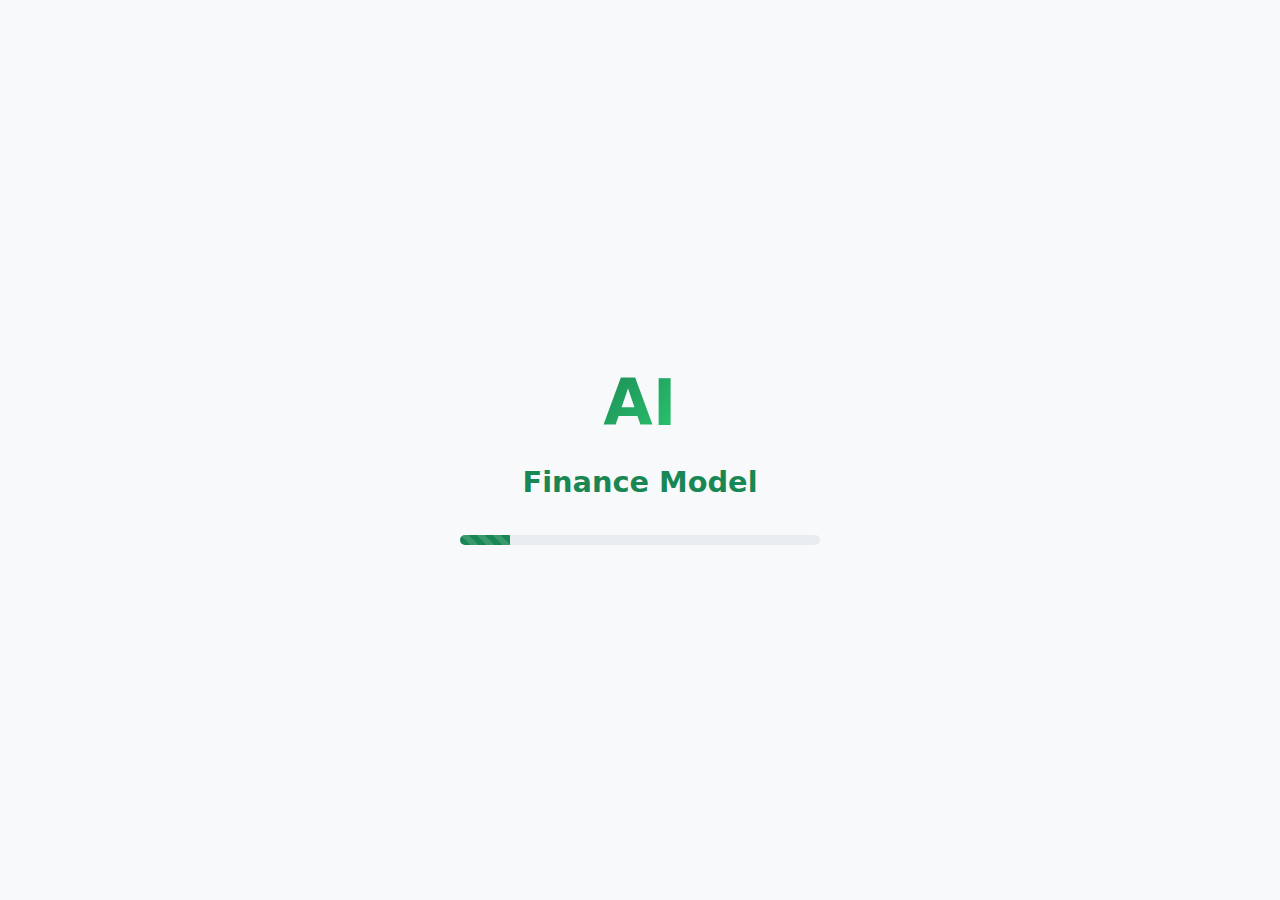
<file: index.html>
<!DOCTYPE html>
<html lang="es">
<head>
    <meta charset="UTF-8">
    <meta name="viewport" content="width=device-width, initial-scale=1.0">
    <title>AI Finance Model</title>
    <!-- Bootstrap CSS -->
    <link href="https://cdn.jsdelivr.net/npm/bootstrap@5.3.0/dist/css/bootstrap.min.css" rel="stylesheet">
    <!-- Bootstrap Icons -->
    <link rel="stylesheet" href="https://cdn.jsdelivr.net/npm/bootstrap-icons@1.10.0/font/bootstrap-icons.css">
    <!-- Nuestros estilos -->
    <link rel="stylesheet" href="styles/css/index.css">
    <link rel="icon" href="favicon.ico" type="image/x-icon">
</head>
<body>
    <!-- Loading Screen -->
    <div id="loading-screen" class="loading-screen">
        <div class="loading-content">
            <div class="logo-container">
                <div class="ai-logo">
                    <span class="ai-icon">AI</span>
                    <span class="finance-text">Finance Model</span>
                </div>
            </div>
            <div class="progress loading-progress">
                <div class="progress-bar progress-bar-striped progress-bar-animated" role="progressbar"></div>
            </div>
        </div>
    </div>

    <!-- Main Content -->
    <div id="main-content" class="container-fluid d-none">
        <!-- Navbar -->
        <nav class="navbar navbar-expand-lg navbar-dark bg-success">
            <div class="container">
                <a class="navbar-brand" href="#">
                    <span class="ai-icon-sm">AI</span> Finance Model
                </a>
                <button class="navbar-toggler" type="button" data-bs-toggle="collapse" data-bs-target="#navbarNav">
                    <span class="navbar-toggler-icon"></span>
                </button>
                <div class="collapse navbar-collapse" id="navbarNav">
                    <ul class="navbar-nav ms-auto">
                        <li class="nav-item">
                            <a class="nav-link active" href="#">Home</a>
                        </li>
                        <li class="nav-item">
                            <a class="nav-link" href="#features">Features</a>
                        </li>
                        <li class="nav-item">
                            <a class="nav-link" href="#about">About</a>
                        </li>
                    </ul>
                </div>
            </div>
        </nav>

        <!-- Hero Section -->
        <header class="hero-section">
            <div class="container text-center py-5">
                <h1 class="display-4 fw-bold">AI-Powered Financial Intelligence</h1>
                <p class="lead">Advanced machine learning models for financial predictions and analysis</p>
                <a href="pages/Login.html">
                    <button class="btn btn-success btn-lg mt-3">Get Started</button>
                </a>
            </div>
        </header>

        <!-- Features Section -->
        <section id="features" class="py-5 bg-light">
            <div class="container">
                <h2 class="text-center mb-5">Key Features</h2>
                <div class="row">
                    <!-- Feature 1 -->
                    <div class="col-md-4 mb-4">
                        <div class="card h-100 border-success">
                            <div class="card-body text-center">
                                <div class="feature-icon mb-3">
                                    <i class="bi bi-graph-up text-success"></i>
                                </div>
                                <h4 class="card-title">Market Predictions</h4>
                                <p class="card-text">Accurate forecasting of market trends using deep learning algorithms.</p>
                            </div>
                        </div>
                    </div>
                    <!-- Feature 2 -->
                    <div class="col-md-4 mb-4">
                        <div class="card h-100 border-success">
                            <div class="card-body text-center">
                                <div class="feature-icon mb-3">
                                    <i class="bi bi-cash-stack text-success"></i>
                                </div>
                                <h4 class="card-title">Portfolio Optimization</h4>
                                <p class="card-text">AI-driven recommendations for optimal asset allocation.</p>
                            </div>
                        </div>
                    </div>
                    <!-- Feature 3 -->
                    <div class="col-md-4 mb-4">
                        <div class="card h-100 border-success">
                            <div class="card-body text-center">
                                <div class="feature-icon mb-3">
                                    <i class="bi bi-shield-check text-success"></i>
                                </div>
                                <h4 class="card-title">Risk Assessment</h4>
                                <p class="card-text">Comprehensive risk analysis with real-time monitoring.</p>
                            </div>
                        </div>
                    </div>
                </div>
            </div>
        </section>

        <!-- Footer -->
        <footer class="bg-dark text-white py-4">
            <div class="container text-center">
                <p>&copy; 2023 AI Finance Model. All rights reserved.</p>
            </div>
        </footer>
    </div>

    <!-- Bootstrap JS Bundle with Popper -->
    <script src="https://cdn.jsdelivr.net/npm/bootstrap@5.3.0/dist/js/bootstrap.bundle.min.js"></script>
    <!-- Custom JS -->
    <script src="js/carga_index.js"></script>
</body>
</html>
</file>
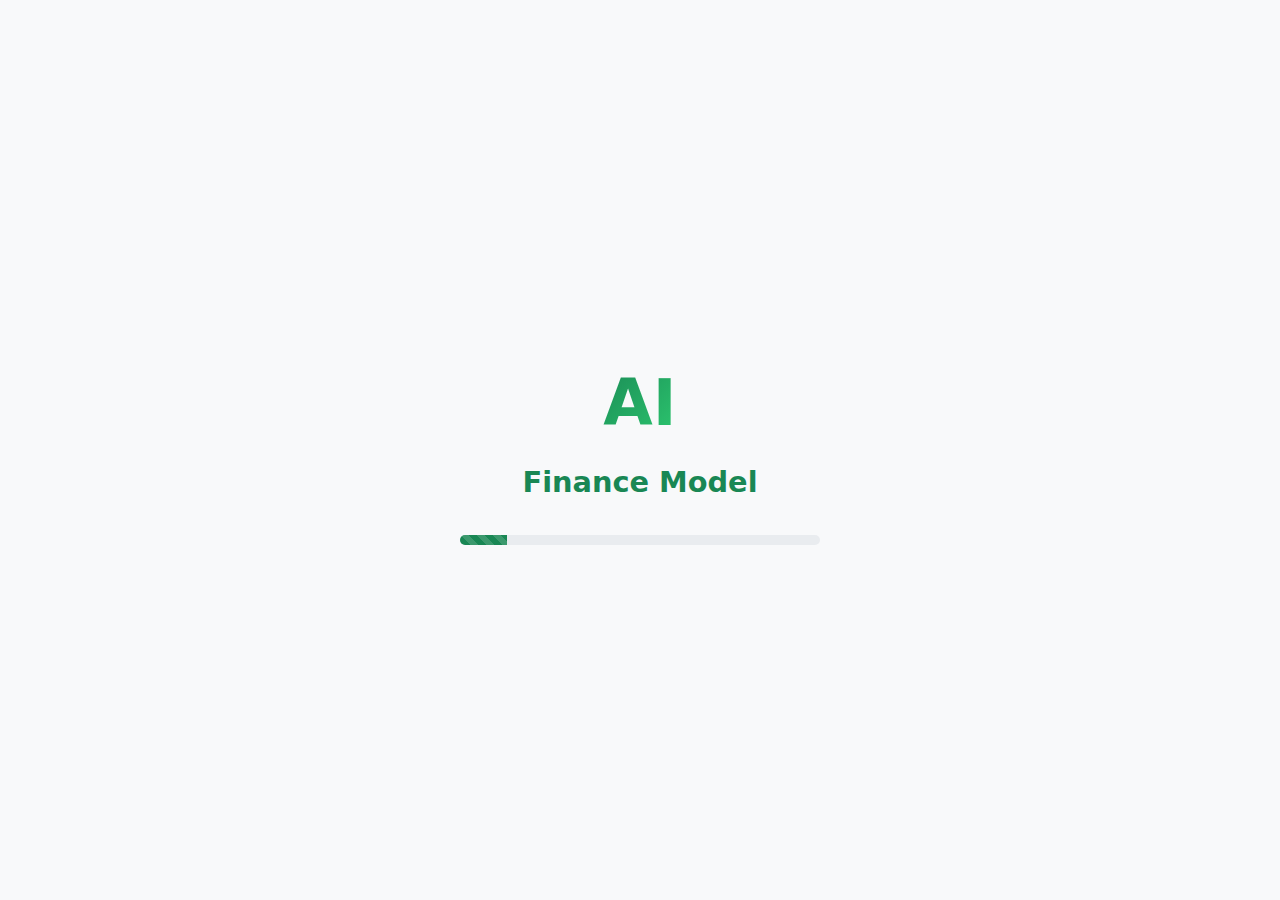
<file: AI-finance-system/index.html>
<!DOCTYPE html>
<html lang="es">
<head>
    <meta charset="UTF-8">
    <meta name="viewport" content="width=device-width, initial-scale=1.0">
    <title>AI Finance Model</title>
    <!-- Bootstrap CSS -->
    <link href="https://cdn.jsdelivr.net/npm/bootstrap@5.3.0/dist/css/bootstrap.min.css" rel="stylesheet">
    <!-- Bootstrap Icons -->
    <link rel="stylesheet" href="https://cdn.jsdelivr.net/npm/bootstrap-icons@1.10.0/font/bootstrap-icons.css">
    <!-- Nuestros estilos -->
    <link rel="stylesheet" href="/Fronted/src/styles/css/index.css">
    <link rel="icon" href="favicon.ico" type="image/x-icon">
</head>
<body>
    <!-- Loading Screen -->
    <div id="loading-screen" class="loading-screen">
        <div class="loading-content">
            <div class="logo-container">
                <div class="ai-logo">
                    <span class="ai-icon">AI</span>
                    <span class="finance-text">Finance Model</span>
                </div>
            </div>
            <div class="progress loading-progress">
                <div class="progress-bar progress-bar-striped progress-bar-animated" role="progressbar"></div>
            </div>
        </div>
    </div>

    <!-- Main Content -->
    <div id="main-content" class="container-fluid d-none">
        <!-- Navbar -->
        <nav class="navbar navbar-expand-lg navbar-dark bg-success">
            <div class="container">
                <a class="navbar-brand" href="#">
                    <span class="ai-icon-sm">AI</span> Finance Model
                </a>
                <button class="navbar-toggler" type="button" data-bs-toggle="collapse" data-bs-target="#navbarNav">
                    <span class="navbar-toggler-icon"></span>
                </button>
                <div class="collapse navbar-collapse" id="navbarNav">
                    <ul class="navbar-nav ms-auto">
                        <li class="nav-item">
                            <a class="nav-link active" href="#">Home</a>
                        </li>
                        <li class="nav-item">
                            <a class="nav-link" href="#features">Features</a>
                        </li>
                        <li class="nav-item">
                            <a class="nav-link" href="#about">About</a>
                        </li>
                    </ul>
                </div>
            </div>
        </nav>

        <!-- Hero Section -->
        <header class="hero-section">
            <div class="container text-center py-5">
                <h1 class="display-4 fw-bold">AI-Powered Financial Intelligence</h1>
                <p class="lead">Advanced machine learning models for financial predictions and analysis</p>
                <a href="/Fronted/src/pages/Login.html" class="btn btn-success btn-lg mt-3">Get Started</a>
            </div>
        </header>

        <!-- Features Section -->
        <section id="features" class="py-5 bg-light">
            <div class="container">
                <h2 class="text-center mb-5">Key Features</h2>
                <div class="row">
                    <!-- Feature 1 -->
                    <div class="col-md-4 mb-4">
                        <div class="card h-100 border-success">
                            <div class="card-body text-center">
                                <div class="feature-icon mb-3">
                                    <i class="bi bi-graph-up text-success"></i>
                                </div>
                                <h4 class="card-title">Market Predictions</h4>
                                <p class="card-text">Accurate forecasting of market trends using deep learning algorithms.</p>
                            </div>
                        </div>
                    </div>
                    <!-- Feature 2 -->
                    <div class="col-md-4 mb-4">
                        <div class="card h-100 border-success">
                            <div class="card-body text-center">
                                <div class="feature-icon mb-3">
                                    <i class="bi bi-cash-stack text-success"></i>
                                </div>
                                <h4 class="card-title">Portfolio Optimization</h4>
                                <p class="card-text">AI-driven recommendations for optimal asset allocation.</p>
                            </div>
                        </div>
                    </div>
                    <!-- Feature 3 -->
                    <div class="col-md-4 mb-4">
                        <div class="card h-100 border-success">
                            <div class="card-body text-center">
                                <div class="feature-icon mb-3">
                                    <i class="bi bi-shield-check text-success"></i>
                                </div>
                                <h4 class="card-title">Risk Assessment</h4>
                                <p class="card-text">Comprehensive risk analysis with real-time monitoring.</p>
                            </div>
                        </div>
                    </div>
                </div>
            </div>
        </section>

        <!-- Footer -->
        <footer class="bg-dark text-white py-4">
            <div class="container text-center">
                <p>&copy; 2023 AI Finance Model. All rights reserved.</p>
            </div>
        </footer>
    </div>

    <!-- Bootstrap JS Bundle with Popper -->
    <script src="https://cdn.jsdelivr.net/npm/bootstrap@5.3.0/dist/js/bootstrap.bundle.min.js"></script>
    <!-- Custom JS -->
    <script src="/Fronted/src/js/carga_index.js"></script>
</body>
</html>
</file>
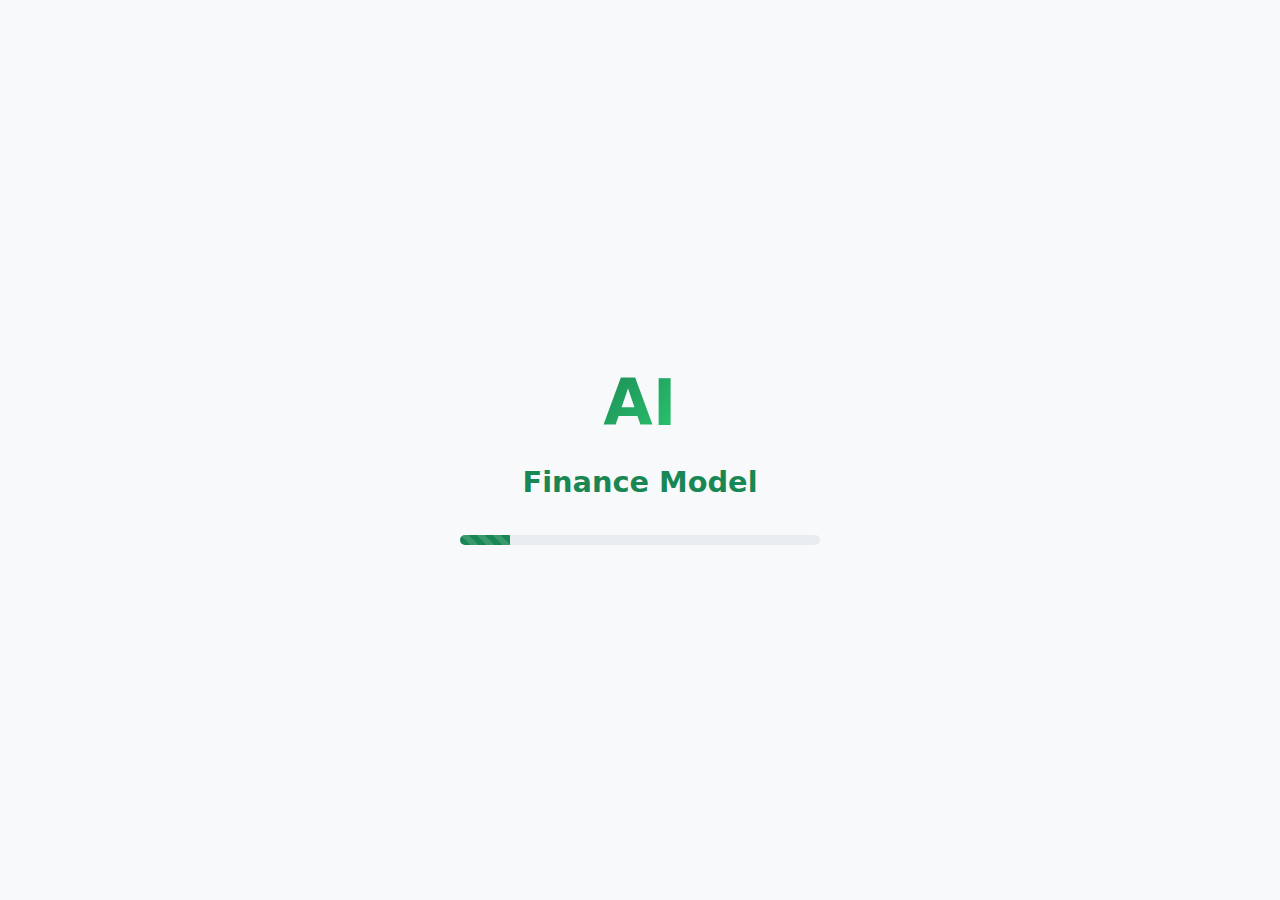
<file: Fronted/index.html>
<!DOCTYPE html>
<html lang="es">
<head>
    <meta charset="UTF-8">
    <meta name="viewport" content="width=device-width, initial-scale=1.0">
    <title>AI Finance Model</title>
    <!-- Bootstrap CSS -->
    <link href="https://cdn.jsdelivr.net/npm/bootstrap@5.3.0/dist/css/bootstrap.min.css" rel="stylesheet">
    <!-- Bootstrap Icons -->
    <link rel="stylesheet" href="https://cdn.jsdelivr.net/npm/bootstrap-icons@1.10.0/font/bootstrap-icons.css">
    <!-- Nuestros estilos -->
    <link rel="stylesheet" href="src/styles/css/index.css">
    <link rel="icon" href="favicon.ico" type="image/x-icon">
</head>
<body>
    <!-- Loading Screen -->
    <div id="loading-screen" class="loading-screen">
        <div class="loading-content">
            <div class="logo-container">
                <div class="ai-logo">
                    <span class="ai-icon">AI</span>
                    <span class="finance-text">Finance Model</span>
                </div>
            </div>
            <div class="progress loading-progress">
                <div class="progress-bar progress-bar-striped progress-bar-animated" role="progressbar"></div>
            </div>
        </div>
    </div>

    <!-- Main Content -->
    <div id="main-content" class="container-fluid d-none">
        <!-- Navbar -->
        <nav class="navbar navbar-expand-lg navbar-dark bg-success">
            <div class="container">
                <a class="navbar-brand" href="#">
                    <span class="ai-icon-sm">AI</span> Finance Model
                </a>
                <button class="navbar-toggler" type="button" data-bs-toggle="collapse" data-bs-target="#navbarNav">
                    <span class="navbar-toggler-icon"></span>
                </button>
                <div class="collapse navbar-collapse" id="navbarNav">
                    <ul class="navbar-nav ms-auto">
                        <li class="nav-item">
                            <a class="nav-link active" href="#">Home</a>
                        </li>
                        <li class="nav-item">
                            <a class="nav-link" href="#features">Features</a>
                        </li>
                        <li class="nav-item">
                            <a class="nav-link" href="#about">About</a>
                        </li>
                    </ul>
                </div>
            </div>
        </nav>

        <!-- Hero Section -->
        <header class="hero-section">
            <div class="container text-center py-5">
                <h1 class="display-4 fw-bold">AI-Powered Financial Intelligence</h1>
                <p class="lead">Advanced machine learning models for financial predictions and analysis</p>
                <a href="/Fronted/src/pages/Login.html" class="btn btn-success btn-lg mt-3">Get Started</a>
            </div>
        </header>

        <!-- Features Section -->
        <section id="features" class="py-5 bg-light">
            <div class="container">
                <h2 class="text-center mb-5">Key Features</h2>
                <div class="row">
                    <!-- Feature 1 -->
                    <div class="col-md-4 mb-4">
                        <div class="card h-100 border-success">
                            <div class="card-body text-center">
                                <div class="feature-icon mb-3">
                                    <i class="bi bi-graph-up text-success"></i>
                                </div>
                                <h4 class="card-title">Market Predictions</h4>
                                <p class="card-text">Accurate forecasting of market trends using deep learning algorithms.</p>
                            </div>
                        </div>
                    </div>
                    <!-- Feature 2 -->
                    <div class="col-md-4 mb-4">
                        <div class="card h-100 border-success">
                            <div class="card-body text-center">
                                <div class="feature-icon mb-3">
                                    <i class="bi bi-cash-stack text-success"></i>
                                </div>
                                <h4 class="card-title">Portfolio Optimization</h4>
                                <p class="card-text">AI-driven recommendations for optimal asset allocation.</p>
                            </div>
                        </div>
                    </div>
                    <!-- Feature 3 -->
                    <div class="col-md-4 mb-4">
                        <div class="card h-100 border-success">
                            <div class="card-body text-center">
                                <div class="feature-icon mb-3">
                                    <i class="bi bi-shield-check text-success"></i>
                                </div>
                                <h4 class="card-title">Risk Assessment</h4>
                                <p class="card-text">Comprehensive risk analysis with real-time monitoring.</p>
                            </div>
                        </div>
                    </div>
                </div>
            </div>
        </section>

        <!-- Footer -->
        <footer class="bg-dark text-white py-4">
            <div class="container text-center">
                <p>&copy; 2023 AI Finance Model. All rights reserved.</p>
            </div>
        </footer>
    </div>

    <!-- Bootstrap JS Bundle with Popper -->
    <script src="https://cdn.jsdelivr.net/npm/bootstrap@5.3.0/dist/js/bootstrap.bundle.min.js"></script>
    <!-- Custom JS -->
    <script src="src/js/carga_index.js"></script>
</body>
</html>
</file>
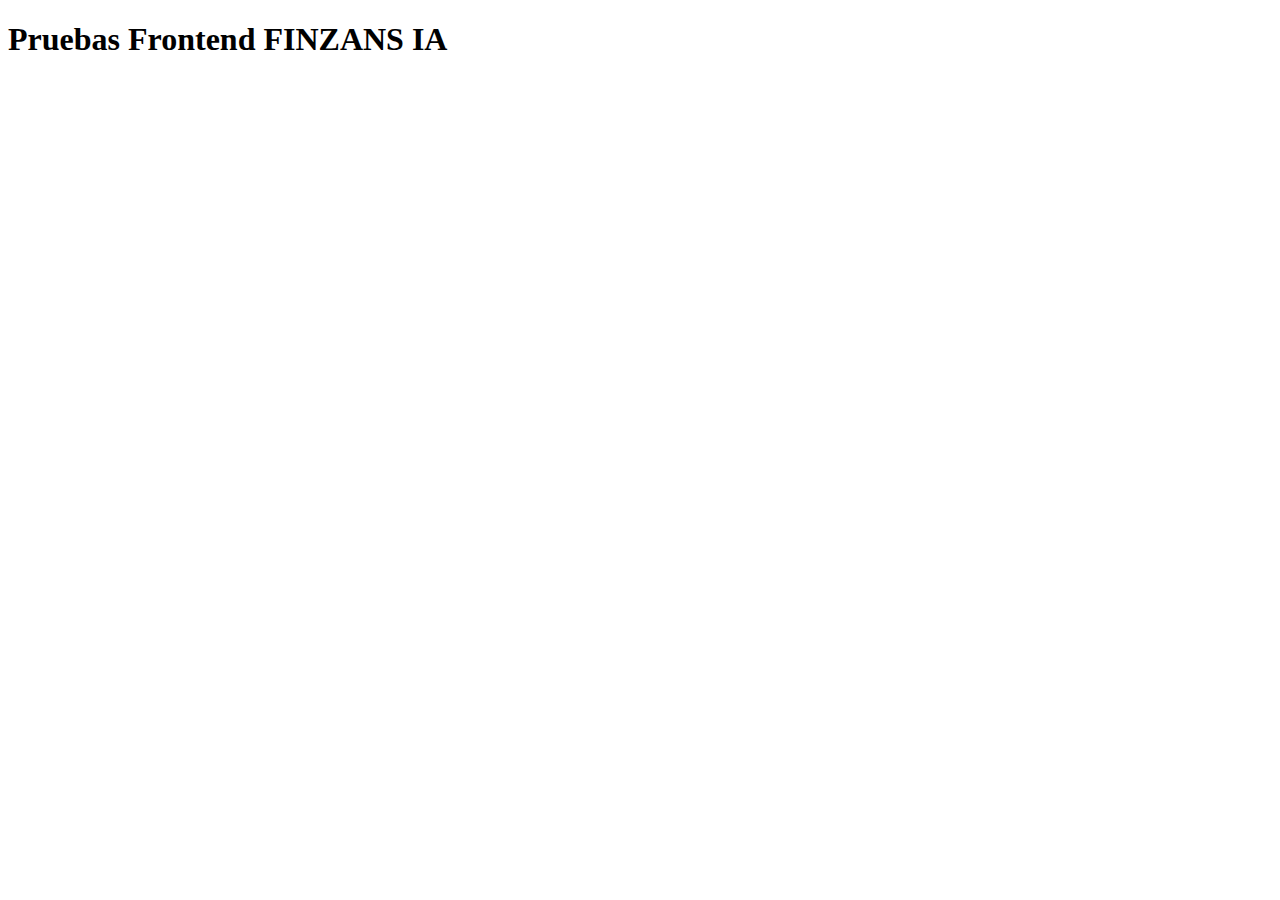
<file: test/Fronted/index.html>
<!DOCTYPE html>
<html lang="es">
<head>
  <meta charset="UTF-8">
  <title>Pruebas Frontend</title>
</head>
<body>
  <h1>Pruebas Frontend FINZANS IA</h1>
  <script src="__tests__/main.test.js"></script>
</body>
</html>
</file>
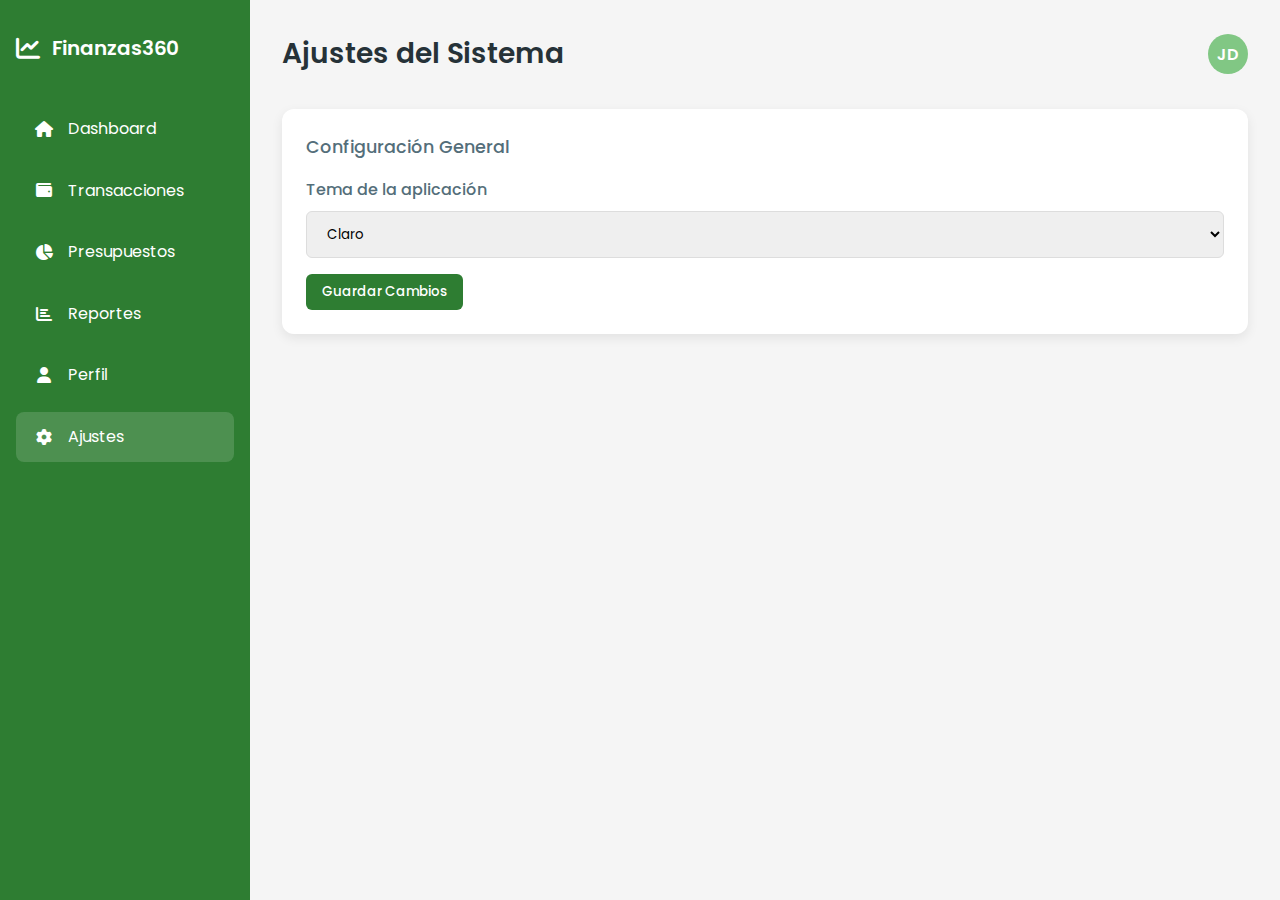
<file: pages/Ajustes.html>
<!DOCTYPE html>
<html lang="es">
<head>
  <meta charset="UTF-8">
  <meta name="viewport" content="width=device-width, initial-scale=1.0">
  <title>Ajustes - Finanzas360</title>
  <link href="https://fonts.googleapis.com/css2?family=Poppins:wght@300;400;500;600;700&display=swap" rel="stylesheet">
  <link rel="stylesheet" href="https://cdnjs.cloudflare.com/ajax/libs/font-awesome/6.4.0/css/all.min.css">
  <style>
    :root {
      --primary-color: #2e7d32;
      --secondary-color: #81c784;
      --accent-color: #ffab00;
      --danger-color: #d32f2f;
      --light-bg: #f5f5f5;
      --card-bg: #ffffff;
      --text-dark: #263238;
      --text-medium: #546e7a;
      --text-light: #b0bec5;
      --shadow: 0 4px 12px rgba(0, 0, 0, 0.08);
    }
    
    * {
      box-sizing: border-box;
      margin: 0;
      padding: 0;
    }
    
    body {
      font-family: 'Poppins', sans-serif;
      background-color: var(--light-bg);
      color: var(--text-dark);
      line-height: 1.6;
    }
    
    .container {
      display: grid;
      grid-template-columns: 250px 1fr;
      min-height: 100vh;
    }
    :root {
        --primary-color: #2e7d32;
        --secondary-color: #81c784;
        --accent-color: #ffab00;
        --danger-color: #d32f2f;
        --light-bg: #f5f5f5;
        --card-bg: #ffffff;
        --text-dark: #263238;
        --text-medium: #546e7a;
        --text-light: #b0bec5;
        --shadow: 0 4px 12px rgba(0, 0, 0, 0.08);
      }
      
      * {
        box-sizing: border-box;
        margin: 0;
        padding: 0;
      }
      
      body {
        font-family: 'Poppins', sans-serif;
        background-color: var(--light-bg);
        color: var(--text-dark);
        line-height: 1.6;
      }
      
      .container {
        display: grid;
        grid-template-columns: 250px 1fr;
        min-height: 100vh;
      }
      
      /* Sidebar */
      .sidebar {
        background-color: var(--primary-color);
        color: white;
        padding: 2rem 1rem;
        position: sticky;
        top: 0;
        height: 100vh;
      }
      
      .logo {
        display: flex;
        align-items: center;
        gap: 0.75rem;
        margin-bottom: 2.5rem;
        font-size: 1.25rem;
        font-weight: 600;
      }
      
      .logo i {
        font-size: 1.5rem;
      }
      
      .nav-menu {
        list-style: none;
      }
      
      .nav-item {
        margin-bottom: 0.75rem;
      }
      
      .nav-link {
        display: flex;
        align-items: center;
        gap: 0.75rem;
        padding: 0.75rem 1rem;
        color: white;
        text-decoration: none;
        border-radius: 8px;
        transition: all 0.3s ease;
      }
      
      .nav-link:hover, .nav-link.active {
        background-color: rgba(255, 255, 255, 0.15);
      }
      
      .nav-link i {
        width: 24px;
        text-align: center;
      }
      
      /* Main Content */
      .main-content {
        padding: 2rem;
      }
      
      .header {
        display: flex;
        justify-content: space-between;
        align-items: center;
        margin-bottom: 2rem;
      }
      
      .page-title {
        font-size: 1.75rem;
        font-weight: 600;
      }
      
      .user-menu {
        display: flex;
        align-items: center;
        gap: 1rem;
      }
      
      .user-avatar {
        width: 40px;
        height: 40px;
        border-radius: 50%;
        background-color: var(--secondary-color);
        display: flex;
        align-items: center;
        justify-content: center;
        color: white;
        font-weight: 600;
      }
      
      /* Dashboard Grid */
      .dashboard-grid {
        display: grid;
        grid-template-columns: repeat(12, 1fr);
        gap: 1.5rem;
      }
      
      .card {
        background-color: var(--card-bg);
        border-radius: 12px;
        padding: 1.5rem;
        box-shadow: var(--shadow);
      }
      
      .card-header {
        display: flex;
        justify-content: space-between;
        align-items: center;
        margin-bottom: 1rem;
      }
      
      .card-title {
        font-size: 1.1rem;
        font-weight: 500;
        color: var(--text-medium);
      }
      
      .card-actions {
        display: flex;
        gap: 0.5rem;
      }
      
      .btn {
        padding: 0.5rem 1rem;
        border: none;
        border-radius: 6px;
        font-family: inherit;
        font-weight: 500;
        cursor: pointer;
        transition: all 0.3s ease;
        display: inline-flex;
        align-items: center;
        gap: 0.5rem;
      }
      
      .btn-sm {
        padding: 0.35rem 0.75rem;
        font-size: 0.85rem;
      }
      
      .btn-primary {
        background-color: var(--primary-color);
        color: white;
      }
      
      .btn-primary:hover {
        background-color: #1b5e20;
      }
      
      .btn-outline {
        background-color: transparent;
        border: 1px solid var(--text-light);
        color: var(--text-medium);
      }
      
      .btn-outline:hover {
        border-color: var(--text-medium);
      }
      
      /* Stats Cards */
      .stat-card {
        grid-column: span 3;
      }
      
      .stat-value {
        font-size: 2rem;
        font-weight: 600;
        margin-bottom: 0.5rem;
      }
      
      .stat-label {
        color: var(--text-medium);
        font-size: 0.9rem;
      }
      
      .stat-change {
        display: flex;
        align-items: center;
        gap: 0.25rem;
        font-size: 0.85rem;
        margin-top: 0.5rem;
      }
      
      .positive {
        color: var(--primary-color);
      }
      
      .negative {
        color: var(--danger-color);
      }
      
      /* Charts */
      .chart-card {
        grid-column: span 6;
        height: 350px;
      }
      
      .chart-container {
        position: relative;
        height: calc(100% - 40px);
        width: 100%;
      }
      
      /* Transactions */
      .transactions-card {
        grid-column: span 4;
      }
      
      .transaction {
        display: flex;
        justify-content: space-between;
        align-items: center;
        padding: 1rem 0;
        border-bottom: 1px solid #eee;
      }
      
      .transaction:last-child {
        border-bottom: none;
      }
      
      .transaction-info {
        display: flex;
        align-items: center;
        gap: 1rem;
      }
      
      .transaction-icon {
        width: 40px;
        height: 40px;
        border-radius: 8px;
        display: flex;
        align-items: center;
        justify-content: center;
        color: white;
      }
      
      .income {
        background-color: var(--primary-color);
      }
      
      .expense {
        background-color: var(--danger-color);
      }
      
      .transaction-details h4 {
        font-size: 0.95rem;
        margin-bottom: 0.25rem;
      }
      
      .transaction-details p {
        font-size: 0.8rem;
        color: var(--text-medium);
      }
      
      .transaction-amount {
        font-weight: 500;
      }
      
      /* Budgets */
      .budgets-card {
        grid-column: span 4;
      }
      
      .budget-item {
        margin-bottom: 1rem;
      }
      
      .budget-header {
        display: flex;
        justify-content: space-between;
        margin-bottom: 0.5rem;
      }
      
      .budget-category {
        font-weight: 500;
      }
      
      .budget-amount {
        color: var(--text-medium);
        font-size: 0.9rem;
      }
      
      .progress-bar {
        height: 8px;
        background-color: #e0e0e0;
        border-radius: 4px;
        overflow: hidden;
      }
      
      .progress {
        height: 100%;
        background-color: var(--primary-color);
        border-radius: 4px;
      }
      
      /* Responsive */
      @media (max-width: 1200px) {
        .stat-card {
          grid-column: span 6;
        }
        
        .chart-card {
          grid-column: span 12;
        }
        
        .transactions-card, .budgets-card {
          grid-column: span 6;
        }
      }
      
      @media (max-width: 768px) {
        .container {
          grid-template-columns: 1fr;
        }
        
        .sidebar {
          display: none;
        }
        
        .stat-card, .transactions-card, .budgets-card {
          grid-column: span 12;
        }
      }
      
      /* Form Styles */
      .form-group {
        margin-bottom: 1rem;
      }
      
      .form-label {
        display: block;
        margin-bottom: 0.5rem;
        font-weight: 500;
        color: var(--text-medium);
      }
      
      .form-control {
        width: 100%;
        padding: 0.75rem 1rem;
        border: 1px solid #ddd;
        border-radius: 6px;
        font-family: inherit;
        transition: border 0.3s ease;
      }
      
      .form-control:focus {
        outline: none;
        border-color: var(--primary-color);
      }
      
      /* Modal */
      .modal {
        position: fixed;
        top: 0;
        left: 0;
        right: 0;
        bottom: 0;
        background-color: rgba(0, 0, 0, 0.5);
        display: flex;
        align-items: center;
        justify-content: center;
        z-index: 1000;
        opacity: 0;
        pointer-events: none;
        transition: opacity 0.3s ease;
      }
      
      .modal.active {
        opacity: 1;
        pointer-events: all;
      }
      
      .modal-content {
        background-color: white;
        border-radius: 12px;
        width: 100%;
        max-width: 500px;
        max-height: 90vh;
        overflow-y: auto;
        transform: translateY(20px);
        transition: transform 0.3s ease;
      }
      
      .modal.active .modal-content {
        transform: translateY(0);
      }
      
      .modal-header {
        padding: 1.5rem;
        border-bottom: 1px solid #eee;
        display: flex;
        justify-content: space-between;
        align-items: center;
      }
      
      .modal-title {
        font-size: 1.25rem;
        font-weight: 600;
      }
      
      .modal-close {
        background: none;
        border: none;
        font-size: 1.5rem;
        cursor: pointer;
        color: var(--text-medium);
      }
      
      .modal-body {
        padding: 1.5rem;
      }
      
      .modal-footer {
        padding: 1rem 1.5rem;
        border-top: 1px solid #eee;
        display: flex;
        justify-content: flex-end;
        gap: 0.75rem;
      }
      
      /* Tabs */
      .tabs {
        display: flex;
        border-bottom: 1px solid #eee;
        margin-bottom: 1.5rem;
      }
      
      .tab {
        padding: 0.75rem 1.5rem;
        cursor: pointer;
        color: var(--text-medium);
        font-weight: 500;
        border-bottom: 2px solid transparent;
        transition: all 0.3s ease;
      }
      
      .tab.active {
        color: var(--primary-color);
        border-bottom-color: var(--primary-color);
      }
      
      /* Date Range Selector */
      .date-range-selector {
        display: flex;
        gap: 0.75rem;
        margin-bottom: 1.5rem;
      }
      
      .date-range-btn {
        padding: 0.5rem 1rem;
        border: 1px solid #ddd;
        border-radius: 6px;
        background: none;
        cursor: pointer;
        color: var(--text-medium);
        transition: all 0.3s ease;
      }
      
      .date-range-btn.active {
        background-color: var(--primary-color);
        color: white;
        border-color: var(--primary-color);
      }
    /* [Todos los demás estilos del archivo original] */
    /* Copia aquí TODO el bloque de estilos del archivo original */
  </style>
</head>
<body>
  <div class="container">
    <aside class="sidebar">
      <div class="logo">
        <i class="fas fa-chart-line"></i>
        <span>Finanzas360</span>
      </div>
      <ul class="nav-menu">
        <li class="nav-item">
          <a href="dashboard.html" class="nav-link">
            <i class="fas fa-home"></i>
            <span>Dashboard</span>
          </a>
        </li>
        <li class="nav-item">
          <a href="transacciones.html" class="nav-link">
            <i class="fas fa-wallet"></i>
            <span>Transacciones</span>
          </a>
        </li>
        <li class="nav-item">
          <a href="presupuesto.html" class="nav-link">
            <i class="fas fa-chart-pie"></i>
            <span>Presupuestos</span>
          </a>
        </li>
        <li class="nav-item">
          <a href="reportes.html" class="nav-link">
            <i class="fas fa-chart-bar"></i>
            <span>Reportes</span>
          </a>
        </li>
        <li class="nav-item">
          <a href="perfil.html" class="nav-link">
            <i class="fas fa-user"></i>
            <span>Perfil</span>
          </a>
        </li>
        <li class="nav-item">
          <a href="ajustes.html" class="nav-link active">
            <i class="fas fa-cog"></i>
            <span>Ajustes</span>
          </a>
        </li>
      </ul>
    </aside>

    <main class="main-content">
      <div class="header">
        <h1 class="page-title">Ajustes del Sistema</h1>
        <div class="user-menu">
          <div class="user-avatar">JD</div>
        </div>
      </div>

      <div class="dashboard-grid">
        <div class="card" style="grid-column: span 12">
          <div class="card-header">
            <h3 class="card-title">Configuración General</h3>
          </div>
          <div class="form-group">
            <label class="form-label">Tema de la aplicación</label>
            <select class="form-control">
              <option>Claro</option>
              <option>Oscuro</option>
            </select>
          </div>
          <button class="btn btn-primary">Guardar Cambios</button>
        </div>
      </div>
    </main>
  </div>
</body>
</html>
</file>
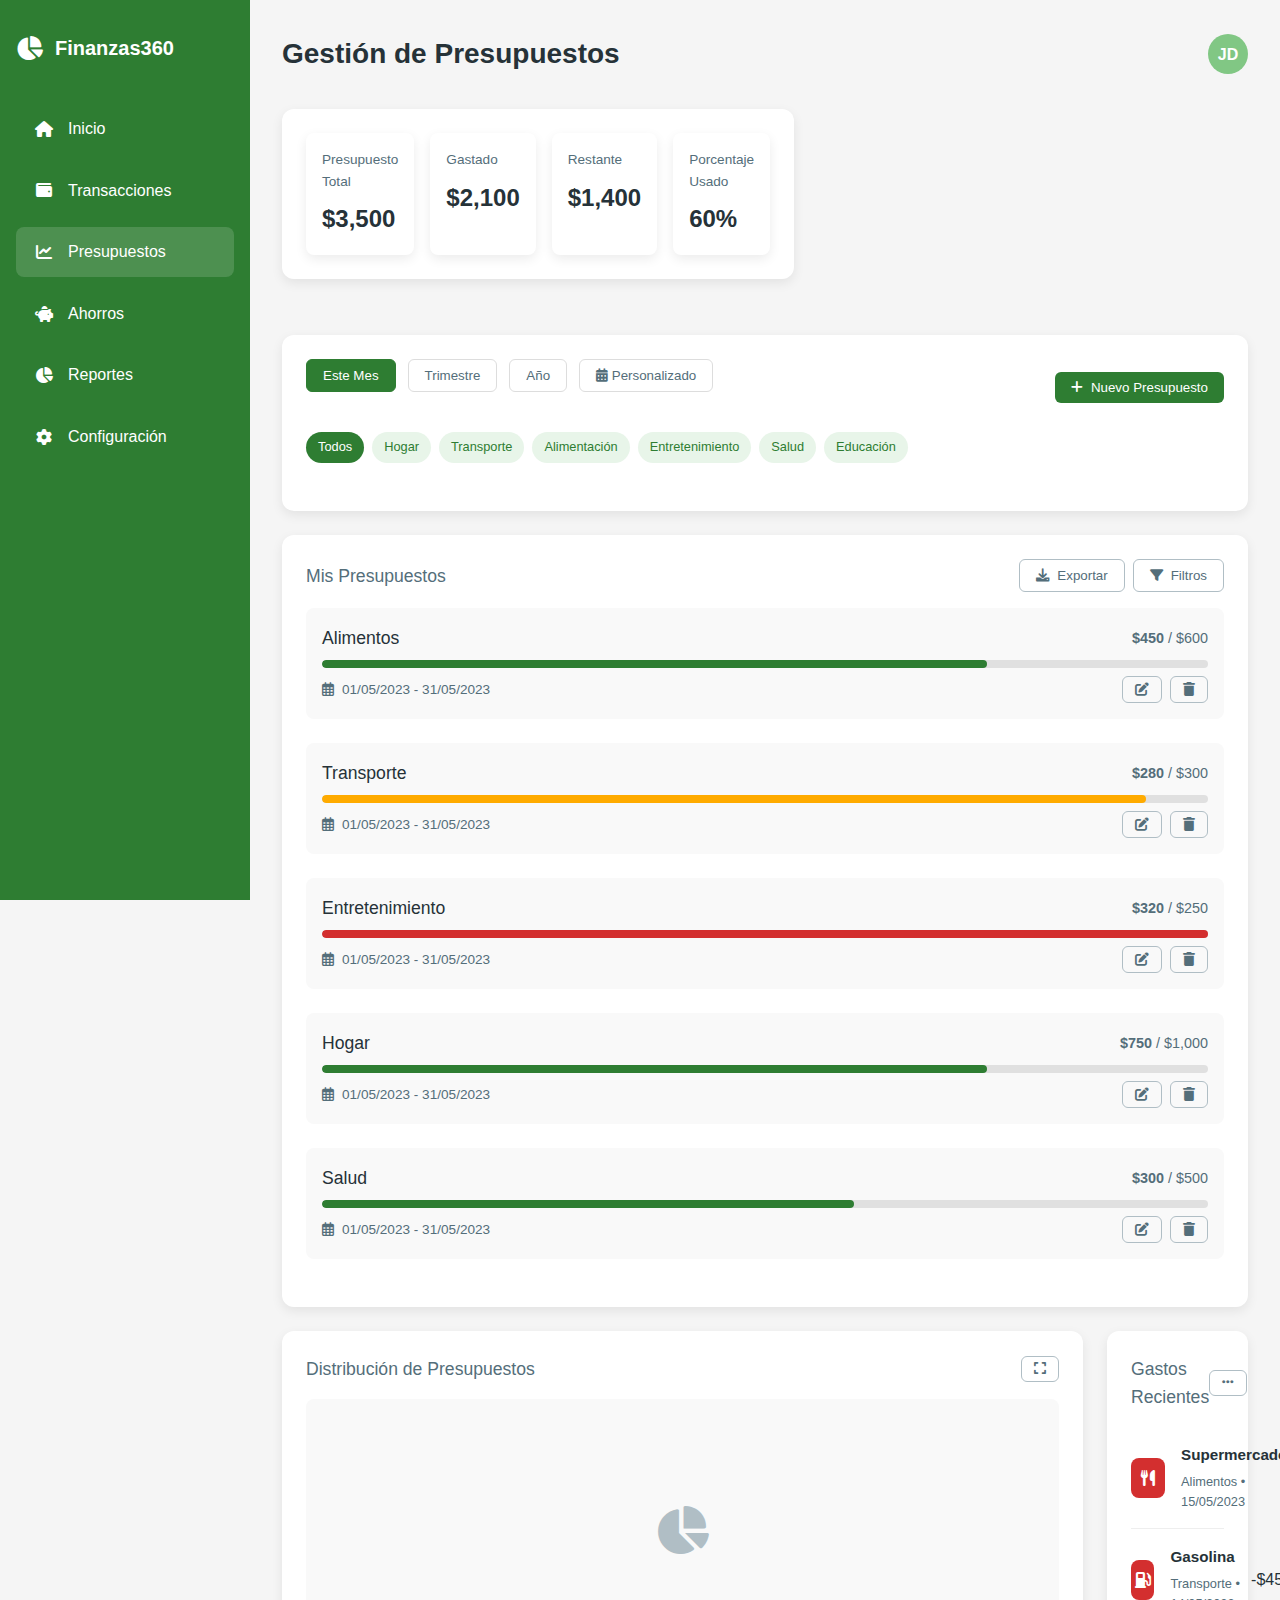
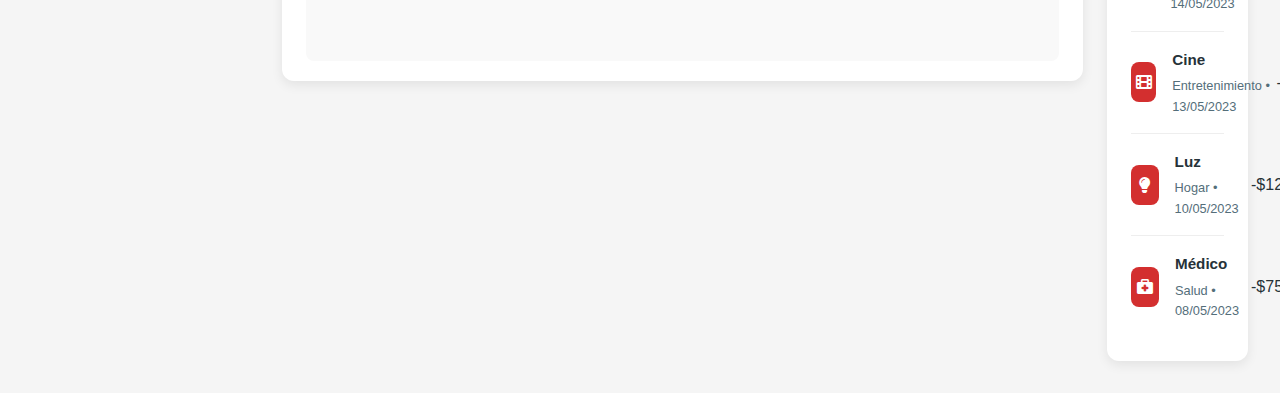
<file: pages/Presupuesto.html>
<!DOCTYPE html>
<html lang="es">
<head>
  <meta charset="UTF-8">
  <meta name="viewport" content="width=device-width, initial-scale=1.0">
  <title>Presupuestos - Finanzas360</title>
  <link rel="stylesheet" href="https://cdnjs.cloudflare.com/ajax/libs/font-awesome/6.0.0-beta3/css/all.min.css">
  <style>
    :root {
      --primary-color: #2e7d32;
      --secondary-color: #81c784;
      --accent-color: #ffab00;
      --danger-color: #d32f2f;
      --light-bg: #f5f5f5;
      --card-bg: #ffffff;
      --text-dark: #263238;
      --text-medium: #546e7a;
      --text-light: #b0bec5;
      --shadow: 0 4px 12px rgba(0, 0, 0, 0.08);
    }
    
    * {
      box-sizing: border-box;
      margin: 0;
      padding: 0;
    }
    
    body {
      font-family: 'Poppins', sans-serif;
      background-color: var(--light-bg);
      color: var(--text-dark);
      line-height: 1.6;
    }
    
    .container {
      display: grid;
      grid-template-columns: 250px 1fr;
      min-height: 100vh;
    }
    
    /* Sidebar */
    .sidebar {
      background-color: var(--primary-color);
      color: white;
      padding: 2rem 1rem;
      position: sticky;
      top: 0;
      height: 100vh;
    }
    
    .logo {
      display: flex;
      align-items: center;
      gap: 0.75rem;
      margin-bottom: 2.5rem;
      font-size: 1.25rem;
      font-weight: 600;
    }
    
    .logo i {
      font-size: 1.5rem;
    }
    
    .nav-menu {
      list-style: none;
    }
    
    .nav-item {
      margin-bottom: 0.75rem;
    }
    
    .nav-link {
      display: flex;
      align-items: center;
      gap: 0.75rem;
      padding: 0.75rem 1rem;
      color: white;
      text-decoration: none;
      border-radius: 8px;
      transition: all 0.3s ease;
    }
    
    .nav-link:hover, .nav-link.active {
      background-color: rgba(255, 255, 255, 0.15);
    }
    
    .nav-link i {
      width: 24px;
      text-align: center;
    }
    
    /* Main Content */
    .main-content {
      padding: 2rem;
    }
    
    .header {
      display: flex;
      justify-content: space-between;
      align-items: center;
      margin-bottom: 2rem;
    }
    
    .page-title {
      font-size: 1.75rem;
      font-weight: 600;
    }
    
    .user-menu {
      display: flex;
      align-items: center;
      gap: 1rem;
    }
    
    .user-avatar {
      width: 40px;
      height: 40px;
      border-radius: 50%;
      background-color: var(--secondary-color);
      display: flex;
      align-items: center;
      justify-content: center;
      color: white;
      font-weight: 600;
    }
    
    /* Dashboard Grid */
    .dashboard-grid {
      display: grid;
      grid-template-columns: repeat(12, 1fr);
      gap: 1.5rem;
    }
    
    .card {
      background-color: var(--card-bg);
      border-radius: 12px;
      padding: 1.5rem;
      box-shadow: var(--shadow);
    }
    
    .card-header {
      display: flex;
      justify-content: space-between;
      align-items: center;
      margin-bottom: 1rem;
    }
    
    .card-title {
      font-size: 1.1rem;
      font-weight: 500;
      color: var(--text-medium);
    }
    
    .card-actions {
      display: flex;
      gap: 0.5rem;
    }
    
    .btn {
      padding: 0.5rem 1rem;
      border: none;
      border-radius: 6px;
      font-family: inherit;
      font-weight: 500;
      cursor: pointer;
      transition: all 0.3s ease;
      display: inline-flex;
      align-items: center;
      gap: 0.5rem;
    }
    
    .btn-sm {
      padding: 0.35rem 0.75rem;
      font-size: 0.85rem;
    }
    
    .btn-primary {
      background-color: var(--primary-color);
      color: white;
    }
    
    .btn-primary:hover {
      background-color: #1b5e20;
    }
    
    .btn-outline {
      background-color: transparent;
      border: 1px solid var(--text-light);
      color: var(--text-medium);
    }
    
    .btn-outline:hover {
      border-color: var(--text-medium);
    }
    
    .btn-danger {
      background-color: var(--danger-color);
      color: white;
    }
    
    .btn-danger:hover {
      background-color: #b71c1c;
    }
    
    /* Stats Cards */
    .stat-card {
      grid-column: span 3;
    }
    
    .stat-value {
      font-size: 2rem;
      font-weight: 600;
      margin-bottom: 0.5rem;
    }
    
    .stat-label {
      color: var(--text-medium);
      font-size: 0.9rem;
    }
    
    .stat-change {
      display: flex;
      align-items: center;
      gap: 0.25rem;
      font-size: 0.85rem;
      margin-top: 0.5rem;
    }
    
    .positive {
      color: var(--primary-color);
    }
    
    .negative {
      color: var(--danger-color);
    }
    
    /* Charts */
    .chart-card {
      grid-column: span 6;
      height: 350px;
    }
    
    .chart-container {
      position: relative;
      height: calc(100% - 40px);
      width: 100%;
    }
    
    /* Transactions */
    .transactions-card {
      grid-column: span 4;
    }
    
    .transaction {
      display: flex;
      justify-content: space-between;
      align-items: center;
      padding: 1rem 0;
      border-bottom: 1px solid #eee;
    }
    
    .transaction:last-child {
      border-bottom: none;
    }
    
    .transaction-info {
      display: flex;
      align-items: center;
      gap: 1rem;
    }
    
    .transaction-icon {
      width: 40px;
      height: 40px;
      border-radius: 8px;
      display: flex;
      align-items: center;
      justify-content: center;
      color: white;
    }
    
    .income {
      background-color: var(--primary-color);
    }
    
    .expense {
      background-color: var(--danger-color);
    }
    
    .transaction-details h4 {
      font-size: 0.95rem;
      margin-bottom: 0.25rem;
    }
    
    .transaction-details p {
      font-size: 0.8rem;
      color: var(--text-medium);
    }
    
    .transaction-amount {
      font-weight: 500;
    }
    
    /* Budgets */
    .budgets-card {
      grid-column: span 12;
    }
    
    .budget-item {
      margin-bottom: 1.5rem;
      padding: 1rem;
      border-radius: 8px;
      background-color: #f9f9f9;
      transition: all 0.3s ease;
    }
    
    .budget-item:hover {
      background-color: #f0f0f0;
    }
    
    .budget-header {
      display: flex;
      justify-content: space-between;
      margin-bottom: 0.5rem;
      align-items: center;
    }
    
    .budget-category {
      font-weight: 500;
      font-size: 1.1rem;
    }
    
    .budget-amount {
      color: var(--text-medium);
      font-size: 0.9rem;
    }
    
    .budget-used {
      font-weight: 600;
    }
    
    .budget-total {
      color: var(--text-medium);
    }
    
    .progress-bar {
      height: 8px;
      background-color: #e0e0e0;
      border-radius: 4px;
      overflow: hidden;
      margin: 0.5rem 0;
    }
    
    .progress {
      height: 100%;
      background-color: var(--primary-color);
      border-radius: 4px;
      transition: width 0.5s ease;
    }
    
    .progress-warning {
      background-color: var(--accent-color);
    }
    
    .progress-danger {
      background-color: var(--danger-color);
    }
    
    .budget-footer {
      display: flex;
      justify-content: space-between;
      font-size: 0.85rem;
      color: var(--text-medium);
    }
    
    .budget-period {
      display: flex;
      align-items: center;
      gap: 0.5rem;
    }
    
    .budget-actions {
      display: flex;
      gap: 0.5rem;
    }
    
    /* Budget Categories */
    .budget-categories {
      display: flex;
      flex-wrap: wrap;
      gap: 0.5rem;
      margin-bottom: 1.5rem;
    }
    
    .budget-category-tag {
      padding: 0.35rem 0.75rem;
      background-color: #e8f5e9;
      border-radius: 20px;
      font-size: 0.8rem;
      color: var(--primary-color);
      cursor: pointer;
      transition: all 0.3s ease;
    }
    
    .budget-category-tag:hover, .budget-category-tag.active {
      background-color: var(--primary-color);
      color: white;
    }
    
    /* Budget Summary */
    .budget-summary {
      display: grid;
      grid-template-columns: repeat(4, 1fr);
      gap: 1rem;
      margin-bottom: 2rem;
    }
    
    .summary-card {
      padding: 1rem;
      border-radius: 8px;
      background-color: white;
      box-shadow: var(--shadow);
    }
    
    .summary-card-title {
      font-size: 0.85rem;
      color: var(--text-medium);
      margin-bottom: 0.5rem;
    }
    
    .summary-card-value {
      font-size: 1.5rem;
      font-weight: 600;
    }
    
    /* Budget Table */
    .budget-table {
      width: 100%;
      border-collapse: collapse;
    }
    
    .budget-table th, .budget-table td {
      padding: 1rem;
      text-align: left;
      border-bottom: 1px solid #eee;
    }
    
    .budget-table th {
      font-weight: 500;
      color: var(--text-medium);
      font-size: 0.9rem;
    }
    
    .budget-table tr:last-child td {
      border-bottom: none;
    }
    
    .budget-table tr:hover td {
      background-color: #f9f9f9;
    }
    
    /* Responsive */
    @media (max-width: 1200px) {
      .stat-card {
        grid-column: span 6;
      }
      
      .chart-card {
        grid-column: span 12;
      }
      
      .transactions-card, .budgets-card {
        grid-column: span 6;
      }
      
      .budget-summary {
        grid-template-columns: repeat(2, 1fr);
      }
    }
    
    @media (max-width: 768px) {
      .container {
        grid-template-columns: 1fr;
      }
      
      .sidebar {
        display: none;
      }
      
      .stat-card, .transactions-card, .budgets-card {
        grid-column: span 12;
      }
      
      .budget-summary {
        grid-template-columns: 1fr;
      }
    }
    
    /* Form Styles */
    .form-group {
      margin-bottom: 1rem;
    }
    
    .form-label {
      display: block;
      margin-bottom: 0.5rem;
      font-weight: 500;
      color: var(--text-medium);
    }
    
    .form-control {
      width: 100%;
      padding: 0.75rem 1rem;
      border: 1px solid #ddd;
      border-radius: 6px;
      font-family: inherit;
      transition: border 0.3s ease;
    }
    
    .form-control:focus {
      outline: none;
      border-color: var(--primary-color);
    }
    
    .form-select {
      width: 100%;
      padding: 0.75rem 1rem;
      border: 1px solid #ddd;
      border-radius: 6px;
      font-family: inherit;
      background-color: white;
      cursor: pointer;
    }
    
    /* Modal */
    .modal {
      position: fixed;
      top: 0;
      left: 0;
      right: 0;
      bottom: 0;
      background-color: rgba(0, 0, 0, 0.5);
      display: flex;
      align-items: center;
      justify-content: center;
      z-index: 1000;
      opacity: 0;
      pointer-events: none;
      transition: opacity 0.3s ease;
    }
    
    .modal.active {
      opacity: 1;
      pointer-events: all;
    }
    
    .modal-content {
      background-color: white;
      border-radius: 12px;
      width: 100%;
      max-width: 500px;
      max-height: 90vh;
      overflow-y: auto;
      transform: translateY(20px);
      transition: transform 0.3s ease;
    }
    
    .modal.active .modal-content {
      transform: translateY(0);
    }
    
    .modal-header {
      padding: 1.5rem;
      border-bottom: 1px solid #eee;
      display: flex;
      justify-content: space-between;
      align-items: center;
    }
    
    .modal-title {
      font-size: 1.25rem;
      font-weight: 600;
    }
    
    .modal-close {
      background: none;
      border: none;
      font-size: 1.5rem;
      cursor: pointer;
      color: var(--text-medium);
    }
    
    .modal-body {
      padding: 1.5rem;
    }
    
    .modal-footer {
      padding: 1rem 1.5rem;
      border-top: 1px solid #eee;
      display: flex;
      justify-content: flex-end;
      gap: 0.75rem;
    }
    
    /* Tabs */
    .tabs {
      display: flex;
      border-bottom: 1px solid #eee;
      margin-bottom: 1.5rem;
    }
    
    .tab {
      padding: 0.75rem 1.5rem;
      cursor: pointer;
      color: var(--text-medium);
      font-weight: 500;
      border-bottom: 2px solid transparent;
      transition: all 0.3s ease;
    }
    
    .tab.active {
      color: var(--primary-color);
      border-bottom-color: var(--primary-color);
    }
    
    /* Date Range Selector */
    .date-range-selector {
      display: flex;
      gap: 0.75rem;
      margin-bottom: 1.5rem;
    }
    
    .date-range-btn {
      padding: 0.5rem 1rem;
      border: 1px solid #ddd;
      border-radius: 6px;
      background: none;
      cursor: pointer;
      color: var(--text-medium);
      transition: all 0.3s ease;
    }
    
    .date-range-btn.active {
      background-color: var(--primary-color);
      color: white;
      border-color: var(--primary-color);
    }
    
    /* Empty State */
    .empty-state {
      text-align: center;
      padding: 3rem 0;
      color: var(--text-medium);
    }
    
    .empty-state i {
      font-size: 3rem;
      margin-bottom: 1rem;
      color: var(--text-light);
    }
    
    .empty-state h3 {
      font-size: 1.25rem;
      margin-bottom: 0.5rem;
    }
    
    .empty-state p {
      margin-bottom: 1.5rem;
    }
    
    /* Tooltip */
    .tooltip {
      position: relative;
      display: inline-block;
    }
    
    .tooltip .tooltip-text {
      visibility: hidden;
      width: 200px;
      background-color: #333;
      color: #fff;
      text-align: center;
      border-radius: 6px;
      padding: 0.5rem;
      position: absolute;
      z-index: 1;
      bottom: 125%;
      left: 50%;
      transform: translateX(-50%);
      opacity: 0;
      transition: opacity 0.3s;
      font-size: 0.8rem;
    }
    
    .tooltip:hover .tooltip-text {
      visibility: visible;
      opacity: 1;
    }
    
    /* Badges */
    .badge {
      display: inline-block;
      padding: 0.25rem 0.5rem;
      border-radius: 4px;
      font-size: 0.75rem;
      font-weight: 500;
    }
    
    .badge-success {
      background-color: #e8f5e9;
      color: var(--primary-color);
    }
    
    .badge-warning {
      background-color: #fff8e1;
      color: #ff8f00;
    }
    
    .badge-danger {
      background-color: #ffebee;
      color: var(--danger-color);
    }
  </style>
</head>
<body>
  <div class="container">
    <aside class="sidebar">
      <div class="logo">
        <i class="fas fa-chart-pie"></i>
        <span>Finanzas360</span>
      </div>
      <ul class="nav-menu">
        <li class="nav-item">
          <a href="#" class="nav-link">
            <i class="fas fa-home"></i>
            <span>Inicio</span>
          </a>
        </li>
        <li class="nav-item">
          <a href="#" class="nav-link">
            <i class="fas fa-wallet"></i>
            <span>Transacciones</span>
          </a>
        </li>
        <li class="nav-item">
          <a href="#" class="nav-link active">
            <i class="fas fa-chart-line"></i>
            <span>Presupuestos</span>
          </a>
        </li>
        <li class="nav-item">
          <a href="#" class="nav-link">
            <i class="fas fa-piggy-bank"></i>
            <span>Ahorros</span>
          </a>
        </li>
        <li class="nav-item">
          <a href="#" class="nav-link">
            <i class="fas fa-chart-pie"></i>
            <span>Reportes</span>
          </a>
        </li>
        <li class="nav-item">
          <a href="#" class="nav-link">
            <i class="fas fa-cog"></i>
            <span>Configuración</span>
          </a>
        </li>
      </ul>
    </aside>

    <main class="main-content">
      <div class="header">
        <h1 class="page-title">Gestión de Presupuestos</h1>
        <div class="user-menu">
          <div class="user-avatar">JD</div>
        </div>
      </div>

      <div class="dashboard-grid">
        <!-- Resumen de Presupuestos -->
        <div class="card budget-summary">
          <div class="summary-card">
            <div class="summary-card-title">Presupuesto Total</div>
            <div class="summary-card-value">$3,500</div>
          </div>
          <div class="summary-card">
            <div class="summary-card-title">Gastado</div>
            <div class="summary-card-value">$2,100</div>
          </div>
          <div class="summary-card">
            <div class="summary-card-title">Restante</div>
            <div class="summary-card-value">$1,400</div>
          </div>
          <div class="summary-card">
            <div class="summary-card-title">Porcentaje Usado</div>
            <div class="summary-card-value">60%</div>
          </div>
        </div>

        <!-- Filtros y Acciones -->
        <div class="card" style="grid-column: span 12">
          <div class="card-header">
            <div class="date-range-selector">
              <button class="date-range-btn active">Este Mes</button>
              <button class="date-range-btn">Trimestre</button>
              <button class="date-range-btn">Año</button>
              <button class="date-range-btn">
                <i class="fas fa-calendar-alt"></i> Personalizado
              </button>
            </div>
            <button class="btn btn-primary" id="newBudgetBtn">
              <i class="fas fa-plus"></i> Nuevo Presupuesto
            </button>
          </div>
          
          <div class="budget-categories">
            <span class="budget-category-tag active">Todos</span>
            <span class="budget-category-tag">Hogar</span>
            <span class="budget-category-tag">Transporte</span>
            <span class="budget-category-tag">Alimentación</span>
            <span class="budget-category-tag">Entretenimiento</span>
            <span class="budget-category-tag">Salud</span>
            <span class="budget-category-tag">Educación</span>
          </div>
        </div>

        <!-- Lista de Presupuestos -->
        <div class="card budgets-card">
          <div class="card-header">
            <h3 class="card-title">Mis Presupuestos</h3>
            <div class="card-actions">
              <button class="btn btn-outline">
                <i class="fas fa-download"></i> Exportar
              </button>
              <button class="btn btn-outline">
                <i class="fas fa-filter"></i> Filtros
              </button>
            </div>
          </div>
          
          <!-- Presupuesto 1 -->
          <div class="budget-item">
            <div class="budget-header">
              <span class="budget-category">Alimentos</span>
              <span class="budget-amount">
                <span class="budget-used">$450</span> / 
                <span class="budget-total">$600</span>
              </span>
            </div>
            <div class="progress-bar">
              <div class="progress" style="width: 75%"></div>
            </div>
            <div class="budget-footer">
              <div class="budget-period">
                <i class="far fa-calendar-alt"></i>
                <span>01/05/2023 - 31/05/2023</span>
              </div>
              <div class="budget-actions">
                <button class="btn btn-sm btn-outline">
                  <i class="fas fa-edit"></i>
                </button>
                <button class="btn btn-sm btn-outline">
                  <i class="fas fa-trash"></i>
                </button>
              </div>
            </div>
          </div>
          
          <!-- Presupuesto 2 -->
          <div class="budget-item">
            <div class="budget-header">
              <span class="budget-category">Transporte</span>
              <span class="budget-amount">
                <span class="budget-used">$280</span> / 
                <span class="budget-total">$300</span>
              </span>
            </div>
            <div class="progress-bar">
              <div class="progress progress-warning" style="width: 93%"></div>
            </div>
            <div class="budget-footer">
              <div class="budget-period">
                <i class="far fa-calendar-alt"></i>
                <span>01/05/2023 - 31/05/2023</span>
              </div>
              <div class="budget-actions">
                <button class="btn btn-sm btn-outline">
                  <i class="fas fa-edit"></i>
                </button>
                <button class="btn btn-sm btn-outline">
                  <i class="fas fa-trash"></i>
                </button>
              </div>
            </div>
          </div>
          
          <!-- Presupuesto 3 -->
          <div class="budget-item">
            <div class="budget-header">
              <span class="budget-category">Entretenimiento</span>
              <span class="budget-amount">
                <span class="budget-used">$320</span> / 
                <span class="budget-total">$250</span>
              </span>
            </div>
            <div class="progress-bar">
              <div class="progress progress-danger" style="width: 128%"></div>
            </div>
            <div class="budget-footer">
              <div class="budget-period">
                <i class="far fa-calendar-alt"></i>
                <span>01/05/2023 - 31/05/2023</span>
              </div>
              <div class="budget-actions">
                <button class="btn btn-sm btn-outline">
                  <i class="fas fa-edit"></i>
                </button>
                <button class="btn btn-sm btn-outline">
                  <i class="fas fa-trash"></i>
                </button>
              </div>
            </div>
          </div>
          
          <!-- Presupuesto 4 -->
          <div class="budget-item">
            <div class="budget-header">
              <span class="budget-category">Hogar</span>
              <span class="budget-amount">
                <span class="budget-used">$750</span> / 
                <span class="budget-total">$1,000</span>
              </span>
            </div>
            <div class="progress-bar">
              <div class="progress" style="width: 75%"></div>
            </div>
            <div class="budget-footer">
              <div class="budget-period">
                <i class="far fa-calendar-alt"></i>
                <span>01/05/2023 - 31/05/2023</span>
              </div>
              <div class="budget-actions">
                <button class="btn btn-sm btn-outline">
                  <i class="fas fa-edit"></i>
                </button>
                <button class="btn btn-sm btn-outline">
                  <i class="fas fa-trash"></i>
                </button>
              </div>
            </div>
          </div>
          
          <!-- Presupuesto 5 -->
          <div class="budget-item">
            <div class="budget-header">
              <span class="budget-category">Salud</span>
              <span class="budget-amount">
                <span class="budget-used">$300</span> / 
                <span class="budget-total">$500</span>
              </span>
            </div>
            <div class="progress-bar">
              <div class="progress" style="width: 60%"></div>
            </div>
            <div class="budget-footer">
              <div class="budget-period">
                <i class="far fa-calendar-alt"></i>
                <span>01/05/2023 - 31/05/2023</span>
              </div>
              <div class="budget-actions">
                <button class="btn btn-sm btn-outline">
                  <i class="fas fa-edit"></i>
                </button>
                <button class="btn btn-sm btn-outline">
                  <i class="fas fa-trash"></i>
                </button>
              </div>
            </div>
          </div>
        </div>
        
        <!-- Gráfico de Presupuestos -->
        <div class="card chart-card" style="grid-column: span 8">
          <div class="card-header">
            <h3 class="card-title">Distribución de Presupuestos</h3>
            <div class="card-actions">
              <button class="btn btn-sm btn-outline">
                <i class="fas fa-expand"></i>
              </button>
            </div>
          </div>
          <div class="chart-container">
            <!-- Aquí iría el gráfico (usando Chart.js o similar) -->
            <div style="width: 100%; height: 100%; display: flex; align-items: center; justify-content: center; background-color: #f9f9f9; border-radius: 8px;">
              <i class="fas fa-chart-pie" style="font-size: 3rem; color: var(--text-light);"></i>
            </div>
          </div>
        </div>
        
        <!-- Historial de Gastos -->
        <div class="card" style="grid-column: span 4">
          <div class="card-header">
            <h3 class="card-title">Gastos Recientes</h3>
            <button class="btn btn-sm btn-outline">
              <i class="fas fa-ellipsis-h"></i>
            </button>
          </div>
          
          <div class="transaction">
            <div class="transaction-info">
              <div class="transaction-icon expense">
                <i class="fas fa-utensils"></i>
              </div>
              <div class="transaction-details">
                <h4>Supermercado</h4>
                <p>Alimentos • 15/05/2023</p>
              </div>
            </div>
            <div class="transaction-amount">-$85.50</div>
          </div>
          
          <div class="transaction">
            <div class="transaction-info">
              <div class="transaction-icon expense">
                <i class="fas fa-gas-pump"></i>
              </div>
              <div class="transaction-details">
                <h4>Gasolina</h4>
                <p>Transporte • 14/05/2023</p>
              </div>
            </div>
            <div class="transaction-amount">-$45.00</div>
          </div>
          
          <div class="transaction">
            <div class="transaction-info">
              <div class="transaction-icon expense">
                <i class="fas fa-film"></i>
              </div>
              <div class="transaction-details">
                <h4>Cine</h4>
                <p>Entretenimiento • 13/05/2023</p>
              </div>
            </div>
            <div class="transaction-amount">-$28.00</div>
          </div>
          
          <div class="transaction">
            <div class="transaction-info">
              <div class="transaction-icon expense">
                <i class="fas fa-lightbulb"></i>
              </div>
              <div class="transaction-details">
                <h4>Luz</h4>
                <p>Hogar • 10/05/2023</p>
              </div>
            </div>
            <div class="transaction-amount">-$120.00</div>
          </div>
          
          <div class="transaction">
            <div class="transaction-info">
              <div class="transaction-icon expense">
                <i class="fas fa-briefcase-medical"></i>
              </div>
              <div class="transaction-details">
                <h4>Médico</h4>
                <p>Salud • 08/05/2023</p>
              </div>
            </div>
            <div class="transaction-amount">-$75.00</div>
          </div>
        </div>
      </div>
    </main>
  </div>

  <!-- Modal para nuevo presupuesto -->
  <div class="modal" id="newBudgetModal">
    <div class="modal-content">
      <div class="modal-header">
        <h3 class="modal-title">Nuevo Presupuesto</h3>
        <button class="modal-close" id="closeModalBtn">&times;</button>
      </div>
      <div class="modal-body">
        <form id="budgetForm">
          <div class="form-group">
            <label for="budgetCategory" class="form-label">Categoría</label>
            <select id="budgetCategory" class="form-select" required>
              <option value="">Seleccione una categoría</option>
              <option value="alimentos">Alimentos</option>
              <option value="transporte">Transporte</option>
              <option value="hogar">Hogar</option>
              <option value="entretenimiento">Entretenimiento</option>
              <option value="salud">Salud</option>
              <option value="educacion">Educación</option>
              <option value="otros">Otros</option>
            </select>
          </div>
          
          <div class="form-group">
            <label for="budgetAmount" class="form-label">Monto del Presupuesto</label>
            <input type="number" id="budgetAmount" class="form-control" placeholder="Ej: 500" required>
          </div>
          
          <div class="form-group">
            <label for="budgetPeriod" class="form-label">Período</label>
            <select id="budgetPeriod" class="form-select" required>
              <option value="mensual">Mensual</option>
              <option value="trimestral">Trimestral</option>
              <option value="anual">Anual</option>
              <option value="personalizado">Personalizado</option>
            </select>
          </div>
          
          <div class="form-group" id="customDateRange" style="display: none;">
            <label class="form-label">Rango de Fechas</label>
            <div style="display: flex; gap: 1rem;">
              <input type="date" id="startDate" class="form-control">
              <input type="date" id="endDate" class="form-control">
            </div>
          </div>
          
          <div class="form-group">
            <label for="budgetNotes" class="form-label">Notas (Opcional)</label>
            <textarea id="budgetNotes" class="form-control" rows="3" placeholder="Agregue cualquier nota adicional..."></textarea>
          </div>
        </form>
      </div>
      <div class="modal-footer">
        <button class="btn btn-outline" id="cancelBudgetBtn">Cancelar</button>
        <button class="btn btn-primary" id="saveBudgetBtn">Guardar Presupuesto</button>
      </div>
    </div>
  </div>

  <script>
    // Script para manejar el modal
    document.addEventListener('DOMContentLoaded', function() {
      const newBudgetBtn = document.getElementById('newBudgetBtn');
      const closeModalBtn = document.getElementById('closeModalBtn');
      const cancelBudgetBtn = document.getElementById('cancelBudgetBtn');
      const modal = document.getElementById('newBudgetModal');
      const budgetPeriod = document.getElementById('budgetPeriod');
      const customDateRange = document.getElementById('customDateRange');
      
      // Mostrar modal
      newBudgetBtn.addEventListener('click', function() {
        modal.classList.add('active');
      });
      
      // Ocultar modal
      function closeModal() {
        modal.classList.remove('active');
      }
      
      closeModalBtn.addEventListener('click', closeModal);
      cancelBudgetBtn.addEventListener('click', closeModal);
      
      // Mostrar/Ocultar rango de fechas personalizado
      budgetPeriod.addEventListener('change', function() {
        if (this.value === 'personalizado') {
          customDateRange.style.display = 'block';
        } else {
          customDateRange.style.display = 'none';
        }
      });
      
      // Cerrar modal al hacer clic fuera del contenido
      modal.addEventListener('click', function(e) {
        if (e.target === modal) {
          closeModal();
        }
      });
      
      // Cambiar color de la barra de progreso según el porcentaje
      const progressBars = document.querySelectorAll('.progress');
      progressBars.forEach(bar => {
        const width = parseInt(bar.style.width);
        if (width > 100) {
          bar.classList.add('progress-danger');
        } else if (width > 80) {
          bar.classList.add('progress-warning');
        }
      });
    });
  </script>
</body>
</html>
</file>
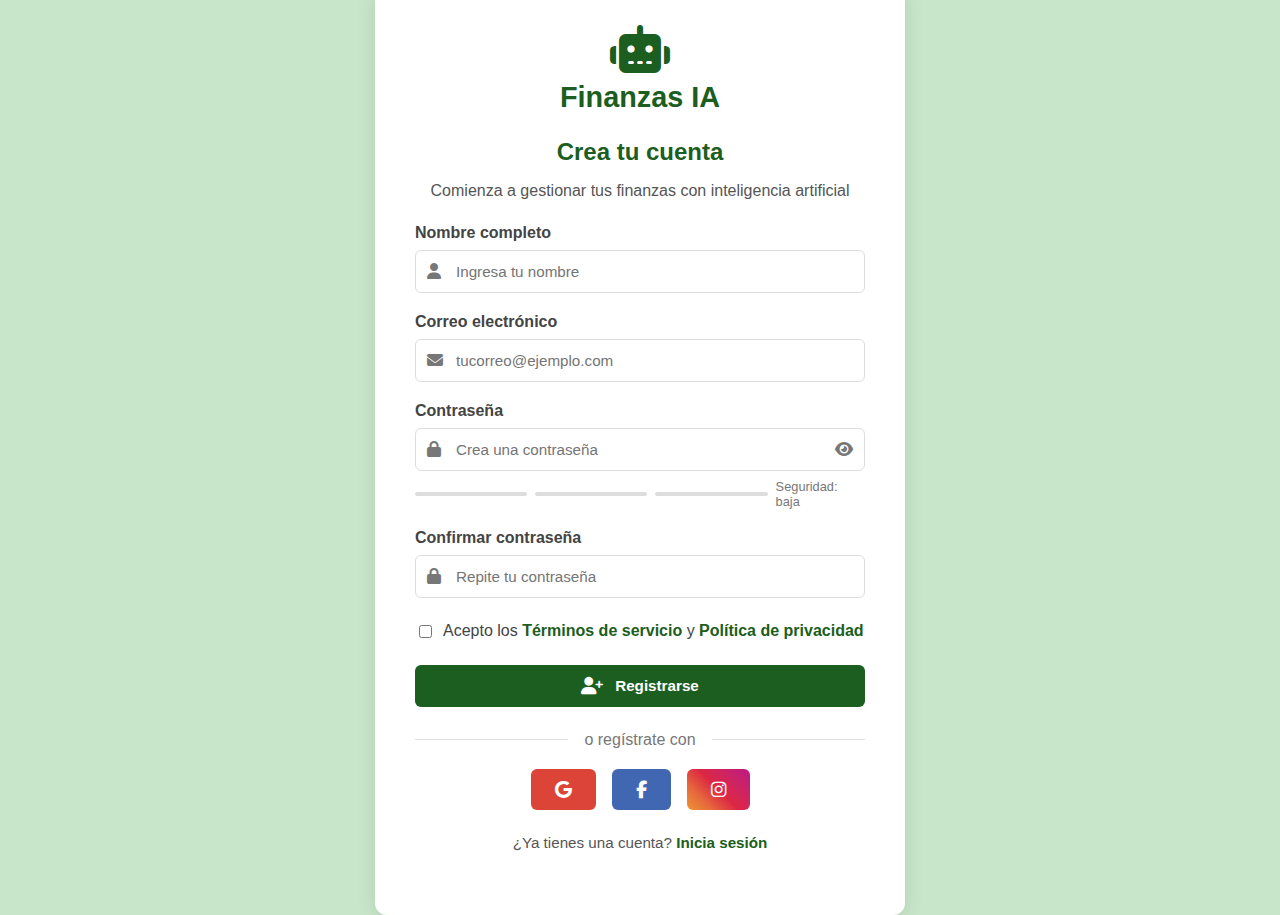
<file: pages/Register.html>
<!DOCTYPE html>
<html lang="es">
<head>
    <meta charset="UTF-8">
    <meta name="viewport" content="width=device-width, initial-scale=1.0">
    <title>Registro - Sistema de Finanzas con IA</title>
    <link rel="stylesheet" href="https://cdnjs.cloudflare.com/ajax/libs/font-awesome/6.4.0/css/all.min.css">
    <link rel="stylesheet" href="/styles/css/Register.css">
</head>
<body>
    <div class="container">
        <div class="logo">
            <i class="fas fa-robot"></i>
            <h1>Finanzas IA</h1>
        </div>
        
        <h2>Crea tu cuenta</h2>
        <p>Comienza a gestionar tus finanzas con inteligencia artificial</p>
        
        <form id="registerForm" class="form-container">
            <div class="form-group">
                <label for="nombre">Nombre completo</label>
                <div class="input-with-icon">
                    <i class="fas fa-user"></i>
                    <input type="text" id="nombre" name="nombre" placeholder="Ingresa tu nombre" required>
                </div>
            </div>
            
            <div class="form-group">
                <label for="email">Correo electrónico</label>
                <div class="input-with-icon">
                    <i class="fas fa-envelope"></i>
                    <input type="email" id="email" name="email" placeholder="tucorreo@ejemplo.com" required>
                </div>
            </div>
            
            <div class="form-group">
                <label for="password">Contraseña</label>
                <div class="input-with-icon">
                    <i class="fas fa-lock"></i>
                    <input type="password" id="password" name="password" placeholder="Crea una contraseña" required>
                    <i class="fas fa-eye toggle-password" onclick="togglePasswordVisibility()"></i>
                </div>
                <div class="password-strength">
                    <span class="strength-bar"></span>
                    <span class="strength-bar"></span>
                    <span class="strength-bar"></span>
                    <span class="strength-text">Seguridad: baja</span>
                </div>
            </div>
            
            <div class="form-group">
                <label for="confirm-password">Confirmar contraseña</label>
                <div class="input-with-icon">
                    <i class="fas fa-lock"></i>
                    <input type="password" id="confirm-password" name="confirm-password" placeholder="Repite tu contraseña" required>
                </div>
                <span id="password-match" class="validation-message"></span>
            </div>
            
            <div class="form-group checkbox-group">
                <input type="checkbox" id="terms" name="terms" required>
                <label for="terms">Acepto los <a href="#" class="text-link">Términos de servicio</a> y <a href="#" class="text-link">Política de privacidad</a></label>
            </div>
            
            <button type="submit" class="btn primary">
                <i class="fas fa-user-plus"></i> Registrarse
            </button>
        </form>
        
        <div class="divider">
            <span>o regístrate con</span>
        </div>
        
        <div class="social-buttons">
            <a href="#" class="btn social google">
                <i class="fab fa-google"></i>
            </a>
            <a href="#" class="btn social facebook">
                <i class="fab fa-facebook-f"></i>
            </a>
            <a href="#" class="btn social instagram">
                <i class="fab fa-instagram"></i>
            </a>
        </div>
        
        <p class="login-link">¿Ya tienes una cuenta? <a href="Login.html" class="text-link">Inicia sesión</a></p>
    </div>

    <script>
        function togglePasswordVisibility() {
            const passwordInput = document.getElementById('password');
            const icon = document.querySelector('.toggle-password');
            
            if (passwordInput.type === 'password') {
                passwordInput.type = 'text';
                icon.classList.remove('fa-eye');
                icon.classList.add('fa-eye-slash');
            } else {
                passwordInput.type = 'password';
                icon.classList.remove('fa-eye-slash');
                icon.classList.add('fa-eye');
            }
        }
        
        // Validación de contraseña (ejemplo básico)
        document.getElementById('password').addEventListener('input', function(e) {
            const password = e.target.value;
            const strengthBars = document.querySelectorAll('.strength-bar');
            const strengthText = document.querySelector('.strength-text');
            
            // Reset
            strengthBars.forEach(bar => bar.style.backgroundColor = '#ddd');
            
            // Validación básica (mejorar según requisitos)
            if (password.length === 0) {
                strengthText.textContent = 'Seguridad: baja';
                return;
            }
            
            if (password.length < 6) {
                strengthBars[0].style.backgroundColor = '#ff4d4d';
                strengthText.textContent = 'Seguridad: muy baja';
            } else if (password.length < 8) {
                strengthBars[0].style.backgroundColor = '#ff9c4d';
                strengthBars[1].style.backgroundColor = '#ff9c4d';
                strengthText.textContent = 'Seguridad: media';
            } else if (!/[A-Z]/.test(password) || !/[0-9]/.test(password) || !/[^A-Za-z0-9]/.test(password)) {
                strengthBars[0].style.backgroundColor = '#4dff4d';
                strengthBars[1].style.backgroundColor = '#4dff4d';
                strengthBars[2].style.backgroundColor = '#4dff4d';
                strengthText.textContent = 'Seguridad: buena';
            } else {
                strengthBars.forEach(bar => bar.style.backgroundColor = '#4dff4d');
                strengthText.textContent = 'Seguridad: excelente';
            }
        });
        
        // Validación de coincidencia de contraseñas
        document.getElementById('confirm-password').addEventListener('input', function(e) {
            const password = document.getElementById('password').value;
            const confirmPassword = e.target.value;
            const matchMessage = document.getElementById('password-match');
            
            if (confirmPassword.length === 0) {
                matchMessage.textContent = '';
                return;
            }
            
            if (password === confirmPassword) {
                matchMessage.textContent = 'Las contraseñas coinciden';
                matchMessage.style.color = '#1B5E20';
            } else {
                matchMessage.textContent = 'Las contraseñas no coinciden';
                matchMessage.style.color = '#ff4d4d';
            }
        });
    </script>
</body>
</html>
</file>
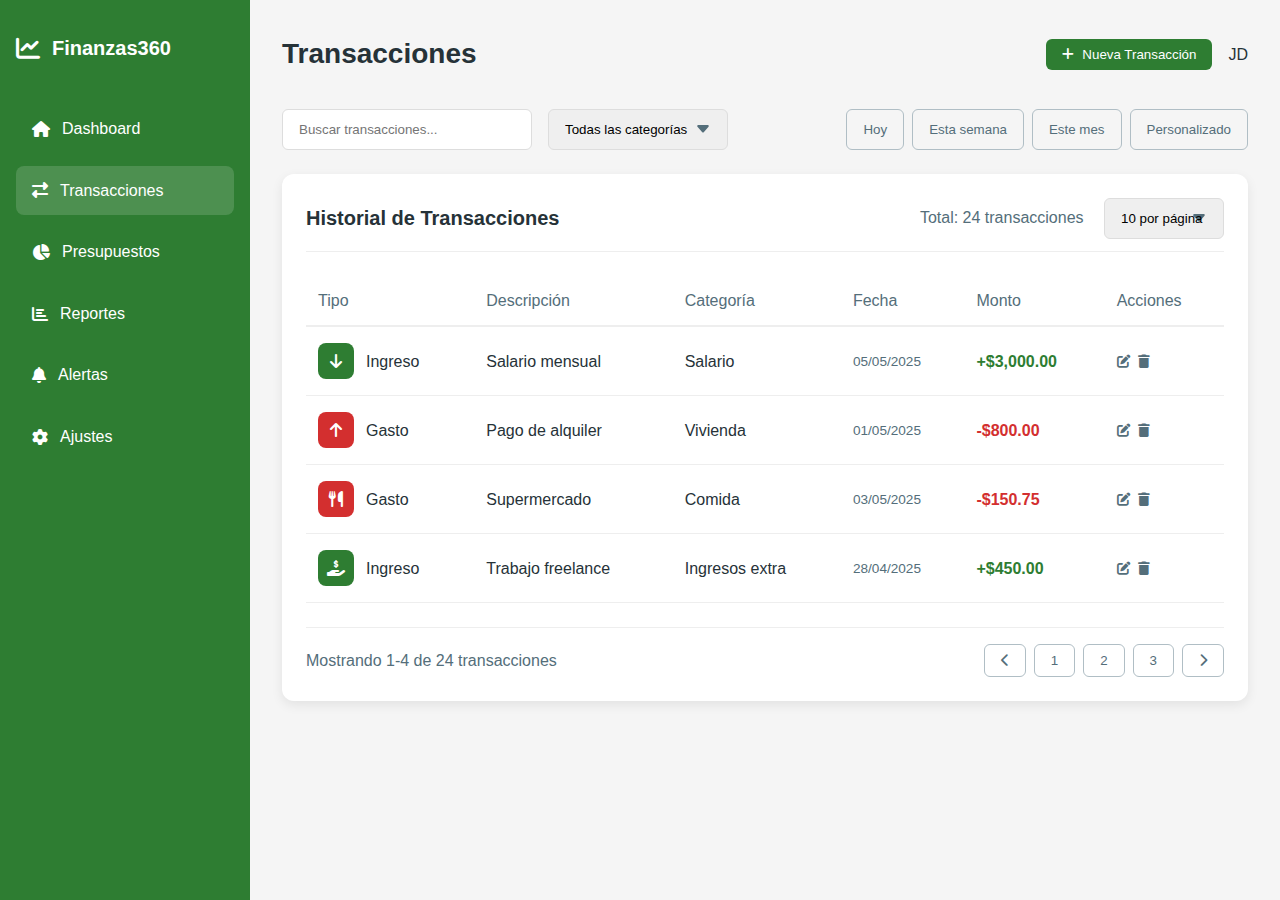
<file: pages/Transacciones.html>
<!DOCTYPE html>
<html lang="es">
<head>
  <meta charset="UTF-8">
  <meta name="viewport" content="width=device-width, initial-scale=1.0">
  <link rel="stylesheet" href="https://cdnjs.cloudflare.com/ajax/libs/font-awesome/6.5.0/css/all.min.css">
  <title>Transacciones - Finanzas360</title>
  <style>
    :root {
      --primary-color: #2e7d32;
      --secondary-color: #81c784;
      --accent-color: #ffab00;
      --danger-color: #d32f2f;
      --light-bg: #f5f5f5;
      --card-bg: #ffffff;
      --text-dark: #263238;
      --text-medium: #546e7a;
      --text-light: #b0bec5;
      --shadow: 0 4px 12px rgba(0, 0, 0, 0.08);
    }
    
    * {
      box-sizing: border-box;
      margin: 0;
      padding: 0;
    }
    
    body {
      font-family: 'Poppins', sans-serif;
      background-color: var(--light-bg);
      color: var(--text-dark);
      line-height: 1.6;
    }
    
    .container {
      display: grid;
      grid-template-columns: 250px 1fr;
      min-height: 100vh;
    }
    
    /* Sidebar */
    .sidebar {
      background-color: var(--primary-color);
      color: white;
      padding: 2rem 1rem;
      position: sticky;
      top: 0;
      height: 100vh;
    }
    
    .logo {
      display: flex;
      align-items: center;
      gap: 0.75rem;
      margin-bottom: 2.5rem;
      font-size: 1.25rem;
      font-weight: 600;
    }
    
    .logo i {
      font-size: 1.5rem;
    }
    
    .nav-menu {
      list-style: none;
    }
    
    .nav-item {
      margin-bottom: 0.75rem;
    }
    
    .nav-link {
      display: flex;
      align-items: center;
      gap: 0.75rem;
      padding: 0.75rem 1rem;
      color: white;
      text-decoration: none;
      border-radius: 8px;
      transition: all 0.3s ease;
    }
    
    .nav-link:hover, .nav-link.active {
      background-color: rgba(255, 255, 255, 0.15);
    }
    
    /* Main Content */
    .main-content {
      padding: 2rem;
      overflow-y: auto;
      max-height: 100vh;
    }
    
    .header {
      display: flex;
      justify-content: space-between;
      align-items: center;
      margin-bottom: 2rem;
    }
    
    .page-title {
      font-size: 1.75rem;
      font-weight: 600;
    }
    
    .user-menu {
      display: flex;
      align-items: center;
      gap: 1rem;
    }
    
    /* Dashboard Grid */
    .dashboard-grid {
      display: grid;
      grid-template-columns: repeat(12, 1fr);
      gap: 1.5rem;
    }
    
    .card {
      background-color: var(--card-bg);
      border-radius: 12px;
      padding: 1.5rem;
      box-shadow: var(--shadow);
    }
    
    .card-header {
      display: flex;
      justify-content: space-between;
      align-items: center;
      margin-bottom: 1.5rem;
      padding-bottom: 0.75rem;
      border-bottom: 1px solid #eee;
    }
    
    .card-title {
      font-size: 1.25rem;
      font-weight: 600;
    }
    
    /* Botones */
    .btn {
      padding: 0.5rem 1rem;
      border: none;
      border-radius: 6px;
      font-family: inherit;
      font-weight: 500;
      cursor: pointer;
      transition: all 0.3s ease;
      display: inline-flex;
      align-items: center;
      gap: 0.5rem;
    }
    
    .btn-primary {
      background-color: var(--primary-color);
      color: white;
    }
    
    .btn-primary:hover {
      background-color: #1b5e20;
    }
    
    .btn-outline {
      background-color: transparent;
      border: 1px solid var(--text-light);
      color: var(--text-medium);
    }
    
    /* Tabla de transacciones */
    .transactions-table {
      width: 100%;
      border-collapse: collapse;
    }
    
    .transactions-table th {
      text-align: left;
      padding: 0.75rem;
      color: var(--text-medium);
      font-weight: 500;
      border-bottom: 2px solid #eee;
    }
    
    .transactions-table td {
      padding: 1rem 0.75rem;
      border-bottom: 1px solid #eee;
    }
    
    .transaction-type {
      display: flex;
      align-items: center;
      gap: 0.75rem;
    }
    
    .transaction-icon {
      width: 36px;
      height: 36px;
      border-radius: 8px;
      display: flex;
      align-items: center;
      justify-content: center;
      color: white;
    }
    
    .income {
      background-color: var(--primary-color);
    }
    
    .expense {
      background-color: var(--danger-color);
    }
    
    .transaction-category {
      font-weight: 500;
    }
    
    .transaction-date {
      color: var(--text-medium);
      font-size: 0.85rem;
    }
    
    .transaction-amount {
      font-weight: 600;
    }
    
    .income-amount {
      color: var(--primary-color);
    }
    
    .expense-amount {
      color: var(--danger-color);
    }
    
    .transaction-actions {
      display: flex;
      gap: 0.5rem;
    }
    
    .action-btn {
      background: none;
      border: none;
      color: var(--text-medium);
      cursor: pointer;
      transition: color 0.3s ease;
    }
    
    .action-btn:hover {
      color: var(--primary-color);
    }
    
    /* Filtros */
    .filters-container {
      display: flex;
      justify-content: space-between;
      margin-bottom: 1.5rem;
    }
    
    .search-filter {
      display: flex;
      gap: 1rem;
    }
    
    .search-input {
      padding: 0.5rem 1rem;
      border: 1px solid #ddd;
      border-radius: 6px;
      min-width: 250px;
    }
    
    .date-filter {
      display: flex;
      gap: 0.5rem;
    }
    
    /* Modal */
    .modal {
      position: fixed;
      top: 0;
      left: 0;
      right: 0;
      bottom: 0;
      background-color: rgba(0, 0, 0, 0.5);
      display: flex;
      align-items: center;
      justify-content: center;
      z-index: 1000;
      opacity: 0;
      pointer-events: none;
      transition: opacity 0.3s ease;
    }
    
    .modal.active {
      opacity: 1;
      pointer-events: all;
    }
    
    .modal-content {
      background-color: white;
      border-radius: 12px;
      width: 100%;
      max-width: 500px;
      max-height: 90vh;
      overflow-y: auto;
      transform: translateY(20px);
      transition: transform 0.3s ease;
    }
    
    .modal.active .modal-content {
      transform: translateY(0);
    }
    
    .modal-header {
      padding: 1.5rem;
      border-bottom: 1px solid #eee;
      display: flex;
      justify-content: space-between;
      align-items: center;
    }
    
    .modal-title {
      font-size: 1.25rem;
      font-weight: 600;
    }
    
    .modal-close {
      background: none;
      border: none;
      font-size: 1.5rem;
      cursor: pointer;
      color: var(--text-medium);
    }
    
    .modal-body {
      padding: 1.5rem;
    }
    
    .modal-footer {
      padding: 1rem 1.5rem;
      border-top: 1px solid #eee;
      display: flex;
      justify-content: flex-end;
      gap: 0.75rem;
    }
    
    /* Formulario */
    .form-group {
      margin-bottom: 1.25rem;
    }
    
    .form-label {
      display: block;
      margin-bottom: 0.5rem;
      font-weight: 500;
    }
    
    .form-control {
      width: 100%;
      padding: 0.75rem 1rem;
      border: 1px solid #ddd;
      border-radius: 6px;
      font-family: inherit;
      transition: border 0.3s ease;
    }
    
    .form-control:focus {
      outline: none;
      border-color: var(--primary-color);
    }
    
    .form-select {
      appearance: none;
      background-image: url("data:image/svg+xml,%3Csvg xmlns='http://www.w3.org/2000/svg' width='16' height='16' fill='%23546e7a' viewBox='0 0 16 16'%3E%3Cpath d='M7.247 11.14 2.451 5.658C1.885 5.013 2.345 4 3.204 4h9.592a1 1 0 0 1 .753 1.659l-4.796 5.48a1 1 0 0 1-1.506 0z'/%3E%3C/svg%3E");
      background-repeat: no-repeat;
      background-position: right 1rem center;
      background-size: 16px;
    }
    
    /* Responsive */
    @media (max-width: 1200px) {
      .dashboard-grid {
        grid-template-columns: 1fr;
      }
    }
    
    @media (max-width: 768px) {
      .container {
        grid-template-columns: 1fr;
      }
      
      .sidebar {
        display: none;
      }
      
      .filters-container {
        flex-direction: column;
        gap: 1rem;
      }
      
      .search-filter {
        width: 100%;
      }
      
      .search-input {
        min-width: auto;
        flex-grow: 1;
      }
    }
  </style>
</head>
<body>
  <div class="container">
    <aside class="sidebar">
      <div class="logo">
        <i class="fas fa-chart-line"></i>
        <span>Finanzas360</span>
      </div>
      <ul class="nav-menu">
        <li class="nav-item">
          <a href="#" class="nav-link">
            <i class="fas fa-home"></i>
            <span>Dashboard</span>
          </a>
        </li>
        <li class="nav-item">
          <a href="#" class="nav-link active">
            <i class="fas fa-exchange-alt"></i>
            <span>Transacciones</span>
          </a>
        </li>
        <li class="nav-item">
          <a href="#" class="nav-link">
            <i class="fas fa-chart-pie"></i>
            <span>Presupuestos</span>
          </a>
        </li>
        <li class="nav-item">
          <a href="#" class="nav-link">
            <i class="fas fa-chart-bar"></i>
            <span>Reportes</span>
          </a>
        </li>
        <li class="nav-item">
          <a href="#" class="nav-link">
            <i class="fas fa-bell"></i>
            <span>Alertas</span>
          </a>
        </li>
        <li class="nav-item">
          <a href="#" class="nav-link">
            <i class="fas fa-cog"></i>
            <span>Ajustes</span>
          </a>
        </li>
      </ul>
    </aside>

    <main class="main-content">
      <div class="header">
        <h1 class="page-title">Transacciones</h1>
        <div class="user-menu">
          <button class="btn btn-primary" id="btn-add-transaction">
            <i class="fas fa-plus"></i> Nueva Transacción
          </button>
          <div class="user-avatar">JD</div>
        </div>
      </div>

      <!-- Filtros -->
      <div class="filters-container">
        <div class="search-filter">
          <input type="text" class="search-input" placeholder="Buscar transacciones...">
          <select class="form-control form-select" style="width: 180px;">
            <option value="">Todas las categorías</option>
            <option value="food">Comida</option>
            <option value="transport">Transporte</option>
            <option value="housing">Vivienda</option>
            <option value="entertainment">Entretenimiento</option>
          </select>
        </div>
        <div class="date-filter">
          <button class="btn btn-outline">Hoy</button>
          <button class="btn btn-outline">Esta semana</button>
          <button class="btn btn-outline">Este mes</button>
          <button class="btn btn-outline">Personalizado</button>
        </div>
      </div>

      <!-- Tabla de transacciones -->
      <div class="card">
        <div class="card-header">
          <h3 class="card-title">Historial de Transacciones</h3>
          <div>
            <span style="margin-right: 1rem; color: var(--text-medium);">Total: 24 transacciones</span>
            <select class="form-control form-select" style="width: 120px; display: inline-block;">
              <option value="10">10 por página</option>
              <option value="25">25 por página</option>
              <option value="50">50 por página</option>
            </select>
          </div>
        </div>
        
        <table class="transactions-table">
          <thead>
            <tr>
              <th>Tipo</th>
              <th>Descripción</th>
              <th>Categoría</th>
              <th>Fecha</th>
              <th>Monto</th>
              <th>Acciones</th>
            </tr>
          </thead>
          <tbody>
            <tr>
              <td>
                <div class="transaction-type">
                  <div class="transaction-icon income">
                    <i class="fas fa-arrow-down"></i>
                  </div>
                  <span>Ingreso</span>
                </div>
              </td>
              <td>
                <div class="transaction-description">Salario mensual</div>
              </td>
              <td>
                <div class="transaction-category">Salario</div>
              </td>
              <td>
                <div class="transaction-date">05/05/2025</div>
              </td>
              <td>
                <div class="transaction-amount income-amount">+$3,000.00</div>
              </td>
              <td>
                <div class="transaction-actions">
                  <button class="action-btn" title="Editar">
                    <i class="fas fa-edit"></i>
                  </button>
                  <button class="action-btn" title="Eliminar">
                    <i class="fas fa-trash"></i>
                  </button>
                </div>
              </td>
            </tr>
            <tr>
              <td>
                <div class="transaction-type">
                  <div class="transaction-icon expense">
                    <i class="fas fa-arrow-up"></i>
                  </div>
                  <span>Gasto</span>
                </div>
              </td>
              <td>
                <div class="transaction-description">Pago de alquiler</div>
              </td>
              <td>
                <div class="transaction-category">Vivienda</div>
              </td>
              <td>
                <div class="transaction-date">01/05/2025</div>
              </td>
              <td>
                <div class="transaction-amount expense-amount">-$800.00</div>
              </td>
              <td>
                <div class="transaction-actions">
                  <button class="action-btn" title="Editar">
                    <i class="fas fa-edit"></i>
                  </button>
                  <button class="action-btn" title="Eliminar">
                    <i class="fas fa-trash"></i>
                  </button>
                </div>
              </td>
            </tr>
            <!-- Más filas de ejemplo -->
            <tr>
              <td>
                <div class="transaction-type">
                  <div class="transaction-icon expense">
                    <i class="fas fa-utensils"></i>
                  </div>
                  <span>Gasto</span>
                </div>
              </td>
              <td>
                <div class="transaction-description">Supermercado</div>
              </td>
              <td>
                <div class="transaction-category">Comida</div>
              </td>
              <td>
                <div class="transaction-date">03/05/2025</div>
              </td>
              <td>
                <div class="transaction-amount expense-amount">-$150.75</div>
              </td>
              <td>
                <div class="transaction-actions">
                  <button class="action-btn" title="Editar">
                    <i class="fas fa-edit"></i>
                  </button>
                  <button class="action-btn" title="Eliminar">
                    <i class="fas fa-trash"></i>
                  </button>
                </div>
              </td>
            </tr>
            <tr>
              <td>
                <div class="transaction-type">
                  <div class="transaction-icon income">
                    <i class="fas fa-hand-holding-usd"></i>
                  </div>
                  <span>Ingreso</span>
                </div>
              </td>
              <td>
                <div class="transaction-description">Trabajo freelance</div>
              </td>
              <td>
                <div class="transaction-category">Ingresos extra</div>
              </td>
              <td>
                <div class="transaction-date">28/04/2025</div>
              </td>
              <td>
                <div class="transaction-amount income-amount">+$450.00</div>
              </td>
              <td>
                <div class="transaction-actions">
                  <button class="action-btn" title="Editar">
                    <i class="fas fa-edit"></i>
                  </button>
                  <button class="action-btn" title="Eliminar">
                    <i class="fas fa-trash"></i>
                  </button>
                </div>
              </td>
            </tr>
          </tbody>
        </table>
        
        <!-- Paginación -->
        <div style="display: flex; justify-content: space-between; align-items: center; margin-top: 1.5rem; padding-top: 1rem; border-top: 1px solid #eee;">
          <div style="color: var(--text-medium);">
            Mostrando 1-4 de 24 transacciones
          </div>
          <div style="display: flex; gap: 0.5rem;">
            <button class="btn btn-outline" disabled>
              <i class="fas fa-chevron-left"></i>
            </button>
            <button class="btn btn-outline active">1</button>
            <button class="btn btn-outline">2</button>
            <button class="btn btn-outline">3</button>
            <button class="btn btn-outline">
              <i class="fas fa-chevron-right"></i>
            </button>
          </div>
        </div>
      </div>
    </main>
  </div>

  <!-- Modal para agregar/editar transacción -->
  <div class="modal" id="transaction-modal">
    <div class="modal-content">
      <div class="modal-header">
        <h3 class="modal-title" id="modal-title">Agregar Transacción</h3>
        <button class="modal-close" id="btn-close-modal">&times;</button>
      </div>
      <div class="modal-body">
        <form id="transaction-form">
          <div class="form-group">
            <label class="form-label">Tipo de Transacción</label>
            <div style="display: flex; gap: 1rem;">
              <label style="flex: 1;">
                <input type="radio" name="transaction-type" value="income" checked style="margin-right: 0.5rem;">
                <span>Ingreso</span>
              </label>
              <label style="flex: 1;">
                <input type="radio" name="transaction-type" value="expense" style="margin-right: 0.5rem;">
                <span>Gasto</span>
              </label>
            </div>
          </div>
          
          <div class="form-group">
            <label class="form-label">Descripción</label>
            <input type="text" class="form-control" placeholder="Ej. Salario, Pago de alquiler" required>
          </div>
          
          <div class="form-group">
            <label class="form-label">Categoría</label>
            <select class="form-control form-select" required>
              <option value="">Seleccionar categoría</option>
              <option value="salary">Salario</option>
              <option value="freelance">Freelance</option>
              <option value="rent">Alquiler</option>
              <option value="food">Comida</option>
              <option value="transport">Transporte</option>
              <option value="entertainment">Entretenimiento</option>
              <option value="other">Otro</option>
            </select>
          </div>
          
          <div class="form-group">
            <label class="form-label">Monto</label>
            <input type="number" class="form-control" placeholder="0.00" step="0.01" min="0" required>
          </div>
          
          <div class="form-group">
            <label class="form-label">Fecha</label>
            <input type="date" class="form-control" required>
          </div>
          
          <div class="form-group">
            <label class="form-label">Notas (Opcional)</label>
            <textarea class="form-control" rows="3" placeholder="Agregar detalles adicionales"></textarea>
          </div>
        </form>
      </div>
      <div class="modal-footer">
        <button class="btn btn-outline" id="btn-cancel">Cancelar</button>
        <button class="btn btn-primary" id="btn-save">Guardar Transacción</button>
      </div>
    </div>
  </div>

  <script>
    // Manejo del modal
    const modal = document.getElementById('transaction-modal');
    const openModalBtn = document.getElementById('btn-add-transaction');
    const closeModalBtn = document.getElementById('btn-close-modal');
    const cancelBtn = document.getElementById('btn-cancel');
    const saveBtn = document.getElementById('btn-save');
    const form = document.getElementById('transaction-form');

    // Abrir modal
    openModalBtn.addEventListener('click', () => {
      modal.classList.add('active');
      document.getElementById('modal-title').textContent = 'Agregar Transacción';
      form.reset();
    });

    // Cerrar modal
    function closeModal() {
      modal.classList.remove('active');
    }

    closeModalBtn.addEventListener('click', closeModal);
    cancelBtn.addEventListener('click', closeModal);

    // Cerrar al hacer clic fuera del modal
    window.addEventListener('click', (e) => {
      if (e.target === modal) {
        closeModal();
      }
    });

    // Guardar transacción
    saveBtn.addEventListener('click', (e) => {
      e.preventDefault();
      
      // Validar formulario
      if (form.checkValidity()) {
        // Aquí iría la lógica para guardar la transacción
        alert('Transacción guardada correctamente');
        closeModal();
        
        // En una aplicación real, aquí actualizarías la tabla
        // con los nuevos datos (posiblemente mediante AJAX)
      } else {
        form.reportValidity();
      }
    });

    // Ejemplo: Manejar edición de transacción
    document.querySelectorAll('.action-btn .fa-edit').forEach(btn => {
      btn.addEventListener('click', function() {
        const row = this.closest('tr');
        // Aquí obtendrías los datos de la fila para editar
        document.getElementById('modal-title').textContent = 'Editar Transacción';
        
        // Simulación: Rellenar formulario con datos existentes
        const type = row.querySelector('.transaction-icon').classList.contains('income') ? 'income' : 'expense';
        document.querySelector(`input[name="transaction-type"][value="${type}"]`).checked = true;
        
        modal.classList.add('active');
      });
    });

    // Ejemplo: Manejar eliminación de transacción
    document.querySelectorAll('.action-btn .fa-trash').forEach(btn => {
      btn.addEventListener('click', function() {
        if (confirm('¿Estás seguro de eliminar esta transacción?')) {
          // Aquí iría la lógica para eliminar la transacción
          this.closest('tr').remove();
          alert('Transacción eliminada');
        }
      });
    });
  </script>
</body>
</html>
</file>
<file: styles/css/index.css>
/* Loading Screen Styles */
.loading-screen {
    position: fixed;
    top: 0;
    left: 0;
    width: 100%;
    height: 100%;
    background-color: #f8f9fa;
    display: flex;
    justify-content: center;
    align-items: center;
    z-index: 9999;
}

.loading-content {
    text-align: center;
    width: 100%;
    max-width: 400px;
    padding: 20px;
}

.logo-container {
    margin-bottom: 30px;
}

.ai-logo {
    display: flex;
    flex-direction: column;
    align-items: center;
    margin-bottom: 20px;
}

.ai-icon {
    font-size: 4rem;
    font-weight: bold;
    color: #198754;
    background: linear-gradient(135deg, #198754, #2ecc71);
    -webkit-background-clip: text;
    background-clip: text;
    -webkit-text-fill-color: transparent;
    margin-bottom: 10px;
}

.finance-text {
    font-size: 1.8rem;
    color: #198754;
    font-weight: 600;
}

.loading-progress {
    height: 10px;
    width: 100%;
    background-color: #e9ecef;
}

.progress-bar {
    background-color: #198754;
}

/* Main Content Styles */
.hero-section {
    background: linear-gradient(rgba(255, 255, 255, 0.9), rgba(255, 255, 255, 0.9)), 
                url('https://images.unsplash.com/photo-1450101499163-c8848c66ca85?ixlib=rb-4.0.3&auto=format&fit=crop&w=1350&q=80');
    background-size: cover;
    background-position: center;
    padding: 100px 0;
    margin-top: -56px; /* Offset navbar height */
    padding-top: 150px;
}

.ai-icon-sm {
    font-weight: bold;
    color: #198754;
    background: linear-gradient(135deg, #198754, #2ecc71);
    -webkit-background-clip: text;
    background-clip: text;
    -webkit-text-fill-color: transparent;
    margin-right: 5px;
}

.feature-icon {
    font-size: 2.5rem;
    margin-bottom: 15px;
}

.card {
    transition: transform 0.3s, box-shadow 0.3s;
}

.card:hover {
    transform: translateY(-5px);
    box-shadow: 0 10px 20px rgba(0, 0, 0, 0.1);
}

/* Responsive adjustments */
@media (max-width: 768px) {
    .ai-icon {
        font-size: 3rem;
    }
    
    .finance-text {
        font-size: 1.5rem;
    }
    
    .hero-section h1 {
        font-size: 2.5rem;
    }
}
</file>
<file: Fronted/src/styles/css/index.css>
/* Loading Screen Styles */
.loading-screen {
    position: fixed;
    top: 0;
    left: 0;
    width: 100%;
    height: 100%;
    background-color: #f8f9fa;
    display: flex;
    justify-content: center;
    align-items: center;
    z-index: 9999;
}

.loading-content {
    text-align: center;
    width: 100%;
    max-width: 400px;
    padding: 20px;
}

.logo-container {
    margin-bottom: 30px;
}

.ai-logo {
    display: flex;
    flex-direction: column;
    align-items: center;
    margin-bottom: 20px;
}

.ai-icon {
    font-size: 4rem;
    font-weight: bold;
    color: #198754;
    background: linear-gradient(135deg, #198754, #2ecc71);
    -webkit-background-clip: text;
    background-clip: text;
    -webkit-text-fill-color: transparent;
    margin-bottom: 10px;
}

.finance-text {
    font-size: 1.8rem;
    color: #198754;
    font-weight: 600;
}

.loading-progress {
    height: 10px;
    width: 100%;
    background-color: #e9ecef;
}

.progress-bar {
    background-color: #198754;
}

/* Main Content Styles */
.hero-section {
    background: linear-gradient(rgba(255, 255, 255, 0.9), rgba(255, 255, 255, 0.9)), 
                url('https://images.unsplash.com/photo-1450101499163-c8848c66ca85?ixlib=rb-4.0.3&auto=format&fit=crop&w=1350&q=80');
    background-size: cover;
    background-position: center;
    padding: 100px 0;
    margin-top: -56px; /* Offset navbar height */
    padding-top: 150px;
}

.ai-icon-sm {
    font-weight: bold;
    color: #198754;
    background: linear-gradient(135deg, #198754, #2ecc71);
    -webkit-background-clip: text;
    background-clip: text;
    -webkit-text-fill-color: transparent;
    margin-right: 5px;
}

.feature-icon {
    font-size: 2.5rem;
    margin-bottom: 15px;
}

.card {
    transition: transform 0.3s, box-shadow 0.3s;
}

.card:hover {
    transform: translateY(-5px);
    box-shadow: 0 10px 20px rgba(0, 0, 0, 0.1);
}

/* Responsive adjustments */
@media (max-width: 768px) {
    .ai-icon {
        font-size: 3rem;
    }
    
    .finance-text {
        font-size: 1.5rem;
    }
    
    .hero-section h1 {
        font-size: 2.5rem;
    }
}
</file>
<file: styles/css/Register.css>
:root {
    --primary-color: #1B5E20;
    --primary-hover: #2E7D32;
    --google-color: #DB4437;
    --google-hover: #C53929;
    --facebook-color: #4267B2;
    --facebook-hover: #3B5998;
    --instagram-color: #E1306C;
    --instagram-hover: #C13584;
    --text-color: #333;
    --light-gray: #f5f5f5;
    --divider-color: #e0e0e0;
    --input-border: #ddd;
    --input-focus: #a5d6a7;
    --error-color: #ff4d4d;
    --success-color: #1B5E20;
}

body {
    background-color: #C8E6C9;
    font-family: 'Segoe UI', Roboto, Oxygen, Ubuntu, Cantarell, 'Open Sans', 'Helvetica Neue', sans-serif;
    display: flex;
    justify-content: center;
    align-items: center;
    height: 100vh;
    margin: 0;
    color: var(--text-color);
}

.container {
    background-color: #fff;
    padding: 2.5rem;
    border-radius: 12px;
    box-shadow: 0 4px 20px rgba(0, 0, 0, 0.1);
    text-align: center;
    width: 100%;
    max-width: 450px;
    margin: 1rem;
}

.logo {
    margin-bottom: 1.5rem;
}

.logo i {
    font-size: 3rem;
    color: var(--primary-color);
    margin-bottom: 0.5rem;
}

.logo h1 {
    margin: 0;
    color: var(--primary-color);
    font-size: 1.8rem;
}

h2 {
    color: var(--primary-color);
    margin-bottom: 0.5rem;
    font-size: 1.5rem;
}

p {
    margin-bottom: 1.5rem;
    color: #555;
}

.form-container {
    text-align: left;
    margin-bottom: 1.5rem;
}

.form-group {
    margin-bottom: 1.25rem;
}

.form-group label {
    display: block;
    margin-bottom: 0.5rem;
    font-weight: 600;
    color: #444;
}

.input-with-icon {
    position: relative;
    display: flex;
    align-items: center;
}

.input-with-icon i {
    position: absolute;
    left: 12px;
    color: #777;
}

.input-with-icon .toggle-password {
    left: auto;
    right: 12px;
    cursor: pointer;
    color: #777;
}

.input-with-icon input {
    width: 100%;
    padding: 0.75rem 1rem 0.75rem 2.5rem;
    border: 1px solid var(--input-border);
    border-radius: 6px;
    font-size: 0.95rem;
    transition: all 0.3s ease;
}

.input-with-icon input:focus {
    outline: none;
    border-color: var(--input-focus);
    box-shadow: 0 0 0 3px rgba(165, 214, 167, 0.3);
}

.password-strength {
    display: flex;
    align-items: center;
    margin-top: 0.5rem;
    gap: 0.5rem;
}

.strength-bar {
    height: 4px;
    width: 25%;
    background-color: #ddd;
    border-radius: 2px;
    transition: background-color 0.3s;
}

.strength-text {
    font-size: 0.8rem;
    color: #777;
}

.validation-message {
    display: block;
    font-size: 0.8rem;
    margin-top: 0.25rem;
}

.checkbox-group {
    display: flex;
    align-items: center;
    gap: 0.5rem;
    margin: 1.5rem 0;
}

.checkbox-group input {
    width: auto;
}

.checkbox-group label {
    margin-bottom: 0;
    font-weight: normal;
}

.btn {
    display: flex;
    align-items: center;
    justify-content: center;
    width: 100%;
    padding: 0.75rem;
    border-radius: 6px;
    font-weight: 600;
    text-decoration: none;
    transition: all 0.3s ease;
    border: none;
    cursor: pointer;
    font-size: 0.95rem;
}

.btn i {
    margin-right: 0.75rem;
    font-size: 1.1rem;
}

.btn:hover {
    transform: translateY(-2px);
    box-shadow: 0 2px 10px rgba(0, 0, 0, 0.1);
}

.primary {
    background-color: var(--primary-color);
    color: white;
}

.primary:hover {
    background-color: var(--primary-hover);
}

.social-buttons {
    display: flex;
    justify-content: center;
    gap: 1rem;
    margin-bottom: 1.5rem;
}

.social {
    width: auto;
    padding: 0.75rem 1.5rem;
    border-radius: 6px;
    color: white;
    font-weight: 600;
}

.social i {
    margin-right: 0;
}

.google {
    background-color: var(--google-color);
}

.google:hover {
    background-color: var(--google-hover);
}

.facebook {
    background-color: var(--facebook-color);
}

.facebook:hover {
    background-color: var(--facebook-hover);
}

.instagram {
    background: linear-gradient(45deg, #f09433, #e6683c, #dc2743, #cc2366, #bc1888);
}

.instagram:hover {
    background: linear-gradient(45deg, #e0852e, #d75e34, #d1223b, #c11c5d, #b0157a);
}

.divider {
    display: flex;
    align-items: center;
    margin: 1.25rem 0;
    color: #777;
}

.divider::before, .divider::after {
    content: "";
    flex: 1;
    border-bottom: 1px solid var(--divider-color);
}

.divider span {
    padding: 0 1rem;
}

.text-link {
    color: var(--primary-color);
    text-decoration: none;
    font-weight: 600;
    padding: 0;
    background: none;
    display: inline;
}

.text-link:hover {
    text-decoration: underline;
    transform: none;
    box-shadow: none;
}

.login-link {
    margin-top: 1rem;
    font-size: 0.95rem;
}

@media (max-width: 480px) {
    .container {
        padding: 1.5rem;
    }
    
    .logo i {
        font-size: 2.5rem;
    }
    
    .logo h1 {
        font-size: 1.5rem;
    }
    
    .social-buttons {
        flex-direction: column;
        gap: 0.75rem;
    }
    
    .social {
        width: 100%;
    }
}
</file>
